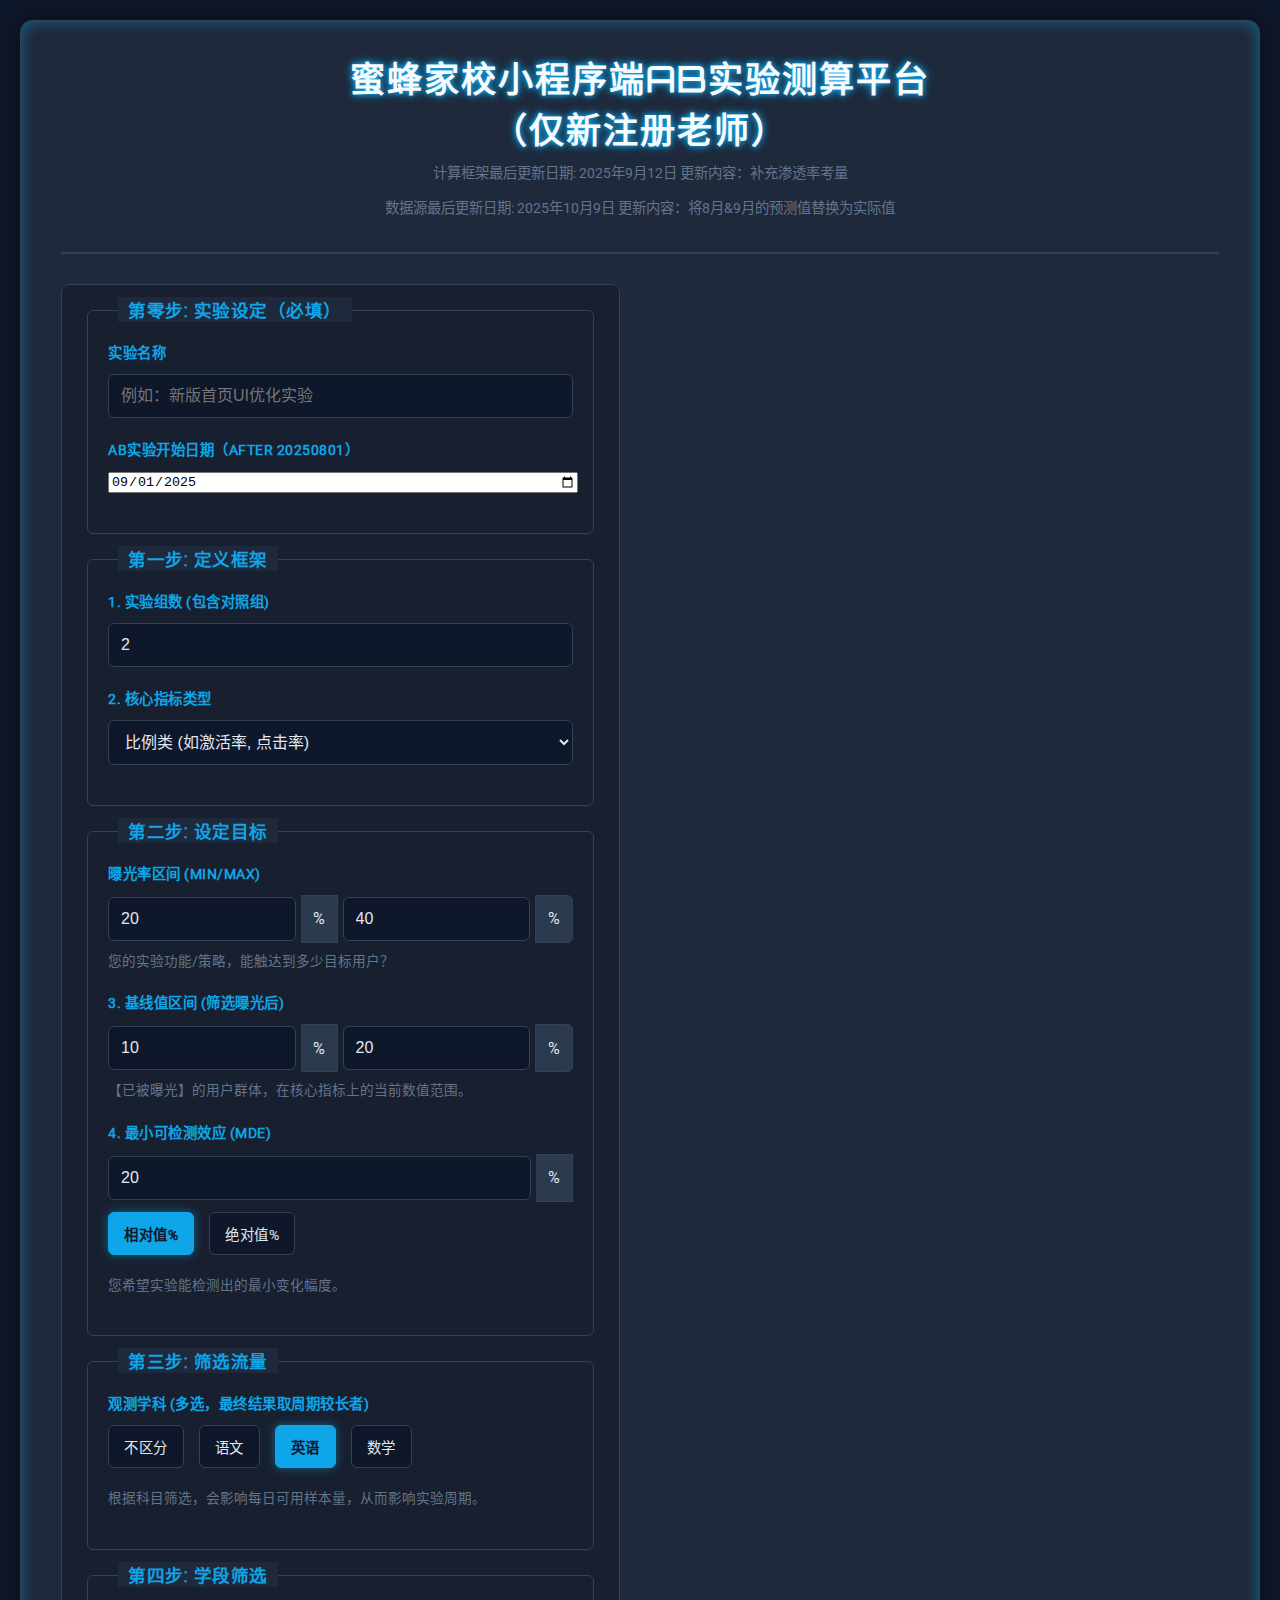
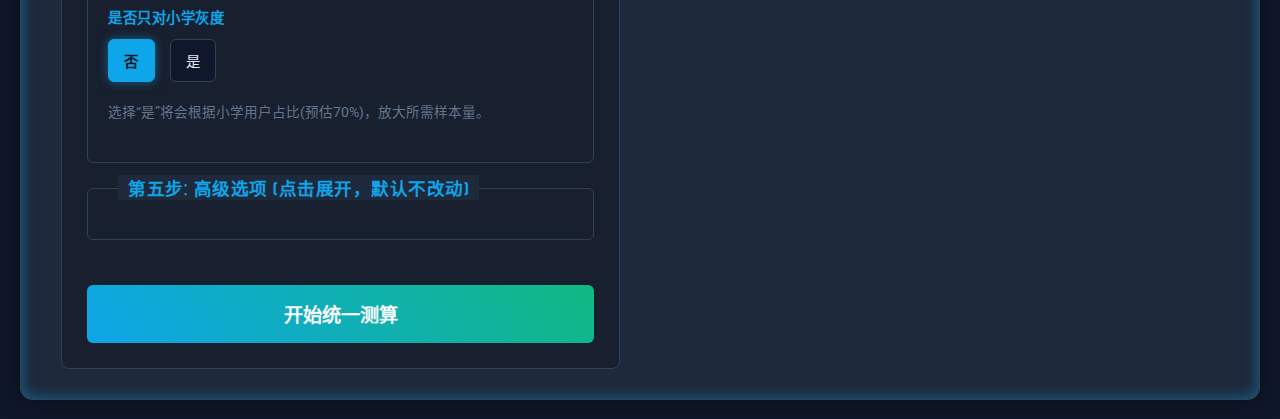
<file: index.html>
<!DOCTYPE html>
<html lang="zh-CN">
<head>
    <meta charset="UTF-8">
    <meta name="viewport" content="width=device-width, initial-scale=1.0">
    <title>蜜蜂家校小程序端AB实验统一测算平台</title>
    <style>
        /* @import url('https://fonts.googleapis.com/css2?family=Orbitron:wght@400;700&family=Roboto:wght@300;400;700&display=swap'); */
        /* Orbitron Regular (font-weight: 400) */
        @font-face {
        font-family: 'Orbitron';
        font-style: normal;
        font-weight: 400;
        src: local(''),
            url('./fonts/orbitron-v34-latin-regular.woff2') format('woff2'); /* */
        }

        /* Roboto Regular (font-weight: 400) */
        @font-face {
        font-family: 'Roboto';
        font-style: normal;
        font-weight: 400;
        src: local(''),
            url('./fonts/roboto-v48-latin-regular.woff2') format('woff2'); /* */
        }
        :root {
            --bg-color: #0f172a;
            --card-bg-color: #1e293b;
            --primary-color: #0ea5e9;
            --secondary-color: #64748b;
            --text-color: #e2e8f0;
            --title-color: #f8fafc;
            --accent-color: #10b981;
            --danger-color: #ef4444;
            --warning-color: #f59e0b;
            --border-color: #334155;
            --shadow-color: rgba(14, 165, 233, 0.5);
            --font-family-sans: 'Roboto', 'Helvetica Neue', Arial, sans-serif;
            --font-family-tech: 'Orbitron', sans-serif;
        }

        body {
            background-color: var(--bg-color);
            color: var(--text-color);
            font-family: var(--font-family-sans);
            display: flex;
            justify-content: center;
            align-items: flex-start;
            min-height: 100vh;
            margin: 0;
            padding: 20px;
            box-sizing: border-box;
            font-size: 16px;
        }

        .container {
            width: 100%;
            max-width: 1400px;
            background: var(--card-bg-color);
            border-radius: 12px;
            border: 1px solid var(--border-color);
            box-shadow: 0 0 25px rgba(0, 0, 0, 0.4), 0 0 15px var(--shadow-color) inset;
            padding: 30px 40px;
            overflow: hidden;
        }

        .header {
            text-align: center;
            margin-bottom: 30px;
            border-bottom: 2px solid var(--border-color);
            padding-bottom: 20px;
        }

        .header h1 {
            font-family: var(--font-family-tech);
            font-size: 2.2em;
            color: var(--title-color);
            letter-spacing: 2px;
            text-shadow: 0 0 5px var(--primary-color), 0 0 10px var(--primary-color);
            margin: 0;
        }

        .content-wrapper {
            display: grid;
            grid-template-columns: repeat(auto-fit, minmax(420px, 1fr));
            gap: 40px;
        }
        
        .card {
            background: rgba(0,0,0,0.2);
            padding: 25px;
            border-radius: 8px;
            border: 1px solid var(--border-color);
        }

        .input-group {
            margin-bottom: 20px;
        }
        
        .input-group.hidden { display: none; }

        .input-group label, .fieldset-legend {
            display: block;
            margin-bottom: 12px;
            color: var(--primary-color);
            font-weight: bold;
            font-size: 0.9em;
            text-transform: uppercase;
            letter-spacing: 0.5px;
        }

        .fieldset {
            border: 1px solid var(--border-color);
            border-radius: 6px;
            padding: 20px;
            padding-top: 30px;
            margin-bottom: 25px;
            position: relative;
        }

        .fieldset-legend {
            font-family: var(--font-family-tech);
            background: var(--card-bg-color);
            padding: 0 10px;
            margin-left: 10px;
            font-size: 1.1em;
            position: absolute;
            top: -14px;
        }
        
        summary::-webkit-details-marker,
        summary::marker {
            display: none;
        }

        .input-wrapper {
            display: flex;
            align-items: center;
            gap: 5px; /* Added gap for range inputs */
        }

        input[type="text"], input[type="number"], select {
            width: 100%;
            padding: 12px;
            background-color: var(--bg-color);
            border: 1px solid var(--border-color);
            border-radius: 6px;
            color: var(--text-color);
            font-size: 1em;
            box-sizing: border-box;
            transition: border-color 0.3s, box-shadow 0.3s;
        }

        .input-wrapper .input-append {
            padding: 12px;
            background-color: #2c3a4f;
            border: 1px solid var(--border-color);
            border-left: none;
            border-radius: 0 6px 6px 0;
            white-space: nowrap;
            height: 48px; /* Match input height */
            box-sizing: border-box;
            display: flex;
            align-items: center;
        }

        .input-wrapper input + .input-append {
            border-left: 1px solid var(--border-color); /* Add border back for second input */
        }
        
        .input-wrapper input:first-child + .input-append {
            border-radius: 0;
            border-left: none;
        }


        input[type="text"]:focus, input[type="number"]:focus, select:focus {
            outline: none;
            border-color: var(--primary-color);
            box-shadow: 0 0 8px var(--shadow-color);
        }

        .radio-group, .checkbox-group {
            display: flex;
            flex-wrap: wrap;
            gap: 15px;
            margin-top: 10px;
        }

        .radio-group label, .checkbox-group label {
            display: flex;
            align-items: center;
            background-color: var(--bg-color);
            padding: 10px 15px;
            border-radius: 6px;
            border: 1px solid var(--border-color);
            cursor: pointer;
            transition: all 0.3s ease;
            color: var(--text-color);
            font-weight: normal;
        }

        .radio-group input[type="radio"], .checkbox-group input[type="checkbox"] {
            display: none;
        }
        
        .checkbox-group input[type="checkbox"]:checked + label,
        .radio-group input[type="radio"]:checked + label {
            background-color: var(--primary-color);
            color: var(--bg-color);
            font-weight: bold;
            border-color: var(--primary-color);
            box-shadow: 0 0 10px var(--shadow-color);
        }
        
        .description {
            font-size: 0.85em;
            color: var(--secondary-color);
            margin-top: 8px;
            line-height: 1.5;
        }

        button {
            width: 100%;
            padding: 15px;
            background: linear-gradient(45deg, var(--primary-color), var(--accent-color));
            border: none;
            border-radius: 6px;
            color: var(--title-color);
            font-size: 1.2em;
            font-weight: bold;
            cursor: pointer;
            transition: transform 0.2s, box-shadow 0.3s;
            margin-top: 20px;
            font-family: var(--font-family-tech);
        }

        button:hover {
            transform: translateY(-2px);
            box-shadow: 0 5px 15px var(--shadow-color);
        }
        
        .right-panel {
            display: flex;
            flex-direction: column;
            gap: 30px;
        }

        .output-card {
            display: none;
            background: radial-gradient(circle, rgba(14, 165, 233, 0.1) 0%, rgba(15, 23, 42, 0) 70%);
        }
        
        .output-card h2, .details-panel h3 {
            color: var(--accent-color);
            text-align: center;
            margin-top: 0;
            margin-bottom: 25px;
            font-family: var(--font-family-tech);
        }
        
        .output-grid {
            display: grid;
            grid-template-columns: 1fr 1fr;
            gap: 15px;
        }

        .output-item {
            background-color: var(--bg-color);
            padding: 15px;
            border-radius: 6px;
            border-left: 4px solid var(--primary-color);
        }
        .output-item.full-width { grid-column: 1 / -1; }

        .output-item-label {
            font-size: 0.8em;
            color: var(--secondary-color);
            text-transform: uppercase;
            margin-bottom: 5px;
        }

        .output-item-value {
            font-size: 1.4em;
            font-weight: bold;
            color: var(--text-color);
        }
        
        .error-message {
            color: var(--danger-color);
            background-color: rgba(239, 68, 68, 0.1);
            border-left: 4px solid var(--danger-color);
            padding: 15px;
            border-radius: 6px;
            text-align: center;
            margin-top: 15px;
            font-weight: bold;
            display: none;
        }
        
        .details-panel { display: none; height: fit-content; }

        .table-container {
            max-height: 500px;
            overflow-y: auto;
            border-radius: 6px;
            border: 1px solid var(--border-color);
        }
        
        .table-container::-webkit-scrollbar { width: 8px; }
        .table-container::-webkit-scrollbar-track { background: var(--bg-color); border-radius: 4px; }
        .table-container::-webkit-scrollbar-thumb { background-color: var(--primary-color); border-radius: 4px; border: 2px solid var(--bg-color); }

        table { width: 100%; border-collapse: collapse; }

        thead th {
            position: sticky;
            top: 0;
            background-color: #1a2436;
            padding: 12px;
            text-align: left;
            color: var(--primary-color);
            font-size: 0.9em;
            font-weight: bold;
        }

        tbody td {
            padding: 10px 12px;
            border-top: 1px solid var(--border-color);
            font-size: 0.95em;
        }

        tbody tr:hover { background-color: rgba(14, 165, 233, 0.1); }
        
        td:last-child { font-weight: bold; color: var(--accent-color); text-align: right; }
        td:nth-child(2), td:nth-child(3) { text-align: right; }
        th:last-child, th:nth-child(2), th:nth-child(3) { text-align: right; }
        
        #result_insights {
            margin-top: 20px;
            padding: 15px;
            background: var(--bg-color);
            border-radius: 6px;
            line-height: 1.6;
        }
        #result_insights .result-warning { color: var(--warning-color); font-weight: bold; }
        
    </style>
</head>
<body>

    <div class="container">
        <div class="header">
            <h1>蜜蜂家校小程序端AB实验测算平台</h1>
            <h1>（仅新注册老师）</h1>
            <p style="font-size: 0.9em; color: var(--secondary-color); margin-top: 8px;">计算框架最后更新日期: 2025年9月12日 更新内容：补充渗透率考量</p>
            <p style="font-size: 0.9em; color: var(--secondary-color); margin-top: 8px;">数据源最后更新日期: 2025年10月9日 更新内容：将8月&9月的预测值替换为实际值</p>
        </div>

        <div class="content-wrapper">
            <div class="left-panel">
                <div class="card input-card">
                    
                    <div class="fieldset">
                        <div class="fieldset-legend">第零步: 实验设定（必填）</div>
                        <div class="input-group">
                            <label for="expName">实验名称</label>
                            <input type="text" id="expName" placeholder="例如：新版首页UI优化实验" >
                        </div>
                        <div class="input-group">
                           <label for="startDate">AB实验开始日期（after 20250801）</label>
                           <input type="date" id="startDate" value="2025-09-01" style="width: 100%;">
                        </div>
                    </div>

                    <div class="fieldset">
                        <div class="fieldset-legend">第一步: 定义框架</div>
                         <div class="input-group">
                            <label for="num_variations">1. 实验组数 (包含对照组)</label>
                            <input type="number" id="num_variations" value="2" min="2">
                        </div>
                        <div class="input-group">
                            <label for="metric_type">2. 核心指标类型</label>
                            <select id="metric_type">
                                <option value="proportion" selected>比例类 (如激活率, 点击率)</option>
                                <option value="mean">均值类 (如人均时长, 人均次数)</option>
                            </select>
                        </div>
                    </div>

                    <div class="fieldset">
                        <div class="fieldset-legend">第二步: 设定目标</div>
                        <div class="input-group">
                            <label for="exposure_rate_min">曝光率区间 (Min/Max)</label>
                            <div class="input-wrapper">
                                <input type="number" id="exposure_rate_min" value="20" min="1" max="100">
                                <span class="input-append">%</span>
                                <input type="number" id="exposure_rate_max" value="40" min="1" max="100">
                                <span class="input-append">%</span>
                            </div>
                            <p class="description">您的实验功能/策略，能触达到多少目标用户？</p>
                        </div>
                        <div class="input-group">
                            <label for="baseline_rate_min" id="baseline_label">3. 基线值区间 (筛选曝光后)</label>
                            <div class="input-wrapper">
                                <input type="number" id="baseline_rate_min" value="10">
                                <span id="baseline_unit_min" class="input-append">%</span>
                                <input type="number" id="baseline_rate_max" value="20">
                                <span id="baseline_unit_max" class="input-append">%</span>
                            </div>
                            <p class="description">【已被曝光】的用户群体，在核心指标上的当前数值范围。</p>
                        </div>
                        <div class="input-group">
                            <label for="mde">4. 最小可检测效应 (MDE)</label>
                            <div class="input-wrapper">
                                <input type="number" id="mde" value="20">
                                <span id="mde_unit" class="input-append">%</span>
                            </div>
                            <div class="radio-group" id="mde_type_group">
                                <input type="radio" id="mde_relative" name="mde_type" value="relative" checked> 
                                <label for="mde_relative">相对值%</label>
                                <input type="radio" id="mde_absolute" name="mde_type" value="absolute">
                                <label for="mde_absolute">绝对值</label>
                            </div>
                            <p class="description" id="mde_desc">您希望实验能检测出的最小变化幅度。</p>
                        </div>
                    </div>

                    <div class="fieldset">
                        <div class="fieldset-legend">第三步: 筛选流量</div>
                        <div class="input-group">
                            <label>观测学科 (多选，最终结果取周期较长者)</label>
                            <div class="checkbox-group">
                                <input type="checkbox" id="sub_all" name="subject" value="all"> <label for="sub_all">不区分</label>
                                <input type="checkbox" id="sub_chinese" name="subject" value="chinese" > <label for="sub_chinese">语文</label>
                                <input type="checkbox" id="sub_english" name="subject" value="english"checked> <label for="sub_english">英语</label>
                                <input type="checkbox" id="sub_math" name="subject" value="math"> <label for="sub_math">数学</label>
                            </div>
                             <p class="description">根据科目筛选，会影响每日可用样本量，从而影响实验周期。</p>
                        </div>
                    </div>
                    
                    <div class="fieldset">
                        <div class="fieldset-legend">第四步: 学段筛选</div>
                        <div class="input-group">
                            <label>是否只对小学灰度</label>
                            <div class="radio-group">
                                <input type="radio" id="is_primary_no" name="is_primary" value="no" checked>
                                <label for="is_primary_no">否</label>
                                <input type="radio" id="is_primary_yes" name="is_primary" value="yes">
                                <label for="is_primary_yes">是</label>
                            </div>
                            <p class="description">选择“是”将会根据小学用户占比(预估70%)，放大所需样本量。</p>
                        </div>
                    </div>
                    
                    <details class="fieldset">
                        <summary class="fieldset-legend" style="cursor: pointer;">第五步: 高级选项 (点击展开，默认不改动)</summary>
                        <div class="input-group">
                            <label for="power">统计功效 (Power, %)</label>
                            <input type="number" id="power" value="80" min="1" max="99.9">
                        </div>
                        <div class="input-group">
                            <label for="alpha">显著性水平 (Significance Level α, %)</label>
                            <input type="number" id="alpha" value="5" min="0.1" max="99">
                        </div>
                         <div class="input-group" id="conservative_mode_group">
                            <label>启用保守计算模式</label>
                             <div class="radio-group">
                                 <input type="radio" id="conservative_no" name="conservative" value="no">
                                 <label for="conservative_no">否</label>
                                 <input type="radio" id="conservative_yes" name="conservative" value="yes" checked>
                                 <label for="conservative_yes">是</label>
                             </div>
                            <p class="description" id="conservative_desc">
                                采用更严谨的校正方法或稳健方差估计，所需样本量会更高。
                            </p>
                        </div>
                    </details>
                    
                    <button id="calculateBtn">开始统一测算</button>
                    <div id="errorMessage" class="error-message"></div>
                </div>
            </div>

            <div class="right-panel">
                 <div class="card output-card" id="outputCard">
                    <h2>核心结论</h2>
                    <div class="output-grid">
                        <div class="output-item full-width">
                            <div class="output-item-label">实验名称</div>
                            <div class="output-item-value" id="outputExpName"></div>
                        </div>
                        <div class="output-item">
                            <div class="output-item-label">每组所需最小样本 (均值)</div>
                            <div class="output-item-value" id="outputSamplePerGroup"></div>
                        </div>
                        <div class="output-item">
                            <div class="output-item-label">实验所需总样本 (均值)</div>
                            <div class="output-item-value" id="outputTotalSample"></div>
                        </div>
                        <div class="output-item">
                            <div class="output-item-label">预计实验结束日期</div>
                            <div class="output-item-value" id="outputEndDate"></div>
                        </div>
                        <div class="output-item">
                            <div class="output-item-label">预估平均天数</div>
                            <div class="output-item-value" id="outputAvgDuration"></div>
                        </div>
                        <div class="output-item">
                            <div class="output-item-label">共需实验天数 (70%概率区间)</div>
                            <div class="output-item-value" id="outputDuration"></div>
                        </div>
                        <div class="output-item full-width">
                            <div class="output-item-label">建议检验方法</div>
                            <div class="output-item-value" id="outputTestMethod"></div>
                        </div>
                    </div>
                    <div id="result_insights"></div>
                </div>

                <div class="card details-panel" id="detailsPanel">
                    <h3>排期计算明细 (基于样本量均值)</h3>
                    <div class="table-container">
                        <table>
                            <thead>
                                <tr>
                                    <th>日期</th>
                                    <th>当日新增</th>
                                    <th>累计样本</th>
                                    <th>累计进度</th>
                                </tr>
                            </thead>
                            <tbody id="detailsTableBody">
                            </tbody>
                        </table>
                    </div>
                </div>
            </div>
        </div>
    </div>

    <script>
        const dailyData = {'2025-08-01': {'math': 75, 'chinese': 66, 'english': 116, 'other': 36, 'total': 293}, '2025-08-02': {'math': 107, 'chinese': 81, 'english': 63, 'other': 31, 'total': 282}, '2025-08-03': {'math': 101, 'chinese': 108, 'english': 89, 'other': 32, 'total': 330}, '2025-08-04': {'math': 90, 'chinese': 69, 'english': 100, 'other': 36, 'total': 295}, '2025-08-05': {'math': 65, 'chinese': 62, 'english': 73, 'other': 34, 'total': 234}, '2025-08-06': {'math': 73, 'chinese': 81, 'english': 86, 'other': 40, 'total': 280}, '2025-08-07': {'math': 97, 'chinese': 139, 'english': 104, 'other': 43, 'total': 383}, '2025-08-08': {'math': 64, 'chinese': 108, 'english': 114, 'other': 31, 'total': 317}, '2025-08-09': {'math': 35, 'chinese': 66, 'english': 61, 'other': 10, 'total': 172}, '2025-08-10': {'math': 31, 'chinese': 52, 'english': 58, 'other': 20, 'total': 161}, '2025-08-11': {'math': 49, 'chinese': 55, 'english': 81, 'other': 32, 'total': 217}, '2025-08-12': {'math': 40, 'chinese': 61, 'english': 63, 'other': 43, 'total': 207}, '2025-08-13': {'math': 47, 'chinese': 40, 'english': 49, 'other': 41, 'total': 177}, '2025-08-14': {'math': 54, 'chinese': 94, 'english': 76, 'other': 37, 'total': 261}, '2025-08-15': {'math': 53, 'chinese': 142, 'english': 66, 'other': 42, 'total': 303}, '2025-08-16': {'math': 33, 'chinese': 127, 'english': 64, 'other': 30, 'total': 254}, '2025-08-17': {'math': 58, 'chinese': 67, 'english': 102, 'other': 41, 'total': 268}, '2025-08-18': {'math': 46, 'chinese': 104, 'english': 147, 'other': 27, 'total': 324}, '2025-08-19': {'math': 109, 'chinese': 192, 'english': 90, 'other': 40, 'total': 431}, '2025-08-20': {'math': 267, 'chinese': 131, 'english': 86, 'other': 44, 'total': 528}, '2025-08-21': {'math': 191, 'chinese': 394, 'english': 174, 'other': 63, 'total': 822}, '2025-08-22': {'math': 107, 'chinese': 108, 'english': 96, 'other': 39, 'total': 350}, '2025-08-23': {'math': 96, 'chinese': 117, 'english': 190, 'other': 43, 'total': 446}, '2025-08-24': {'math': 113, 'chinese': 158, 'english': 146, 'other': 64, 'total': 481}, '2025-08-25': {'math': 193, 'chinese': 276, 'english': 244, 'other': 108, 'total': 821}, '2025-08-26': {'math': 255, 'chinese': 408, 'english': 291, 'other': 116, 'total': 1070}, '2025-08-27': {'math': 414, 'chinese': 624, 'english': 379, 'other': 288, 'total': 1705}, '2025-08-28': {'math': 285, 'chinese': 1011, 'english': 382, 'other': 168, 'total': 1846}, '2025-08-29': {'math': 548, 'chinese': 1142, 'english': 3007, 'other': 399, 'total': 5096}, '2025-08-30': {'math': 651, 'chinese': 920, 'english': 942, 'other': 305, 'total': 2818}, '2025-08-31': {'math': 631, 'chinese': 859, 'english': 891, 'other': 296, 'total': 2677}, '2025-09-01': {'math': 1705, 'chinese': 2698, 'english': 2671, 'other': 736, 'total': 7810}, '2025-09-02': {'math': 1192, 'chinese': 1821, 'english': 2105, 'other': 590, 'total': 5708}, '2025-09-03': {'math': 758, 'chinese': 1121, 'english': 1414, 'other': 357, 'total': 3650}, '2025-09-04': {'math': 1617, 'chinese': 3909, 'english': 2065, 'other': 1067, 'total': 8658}, '2025-09-05': {'math': 975, 'chinese': 1553, 'english': 1780, 'other': 579, 'total': 4887}, '2025-09-06': {'math': 683, 'chinese': 989, 'english': 1361, 'other': 434, 'total': 3467}, '2025-09-07': {'math': 577, 'chinese': 808, 'english': 1295, 'other': 343, 'total': 3023}, '2025-09-08': {'math': 668, 'chinese': 1306, 'english': 2042, 'other': 299, 'total': 4315}, '2025-09-09': {'math': 858, 'chinese': 2563, 'english': 1774, 'other': 319, 'total': 5514}, '2025-09-10': {'math': 556, 'chinese': 1388, 'english': 1384, 'other': 262, 'total': 3590}, '2025-09-11': {'math': 721, 'chinese': 1410, 'english': 1750, 'other': 350, 'total': 4231}, '2025-09-12': {'math': 813, 'chinese': 1542, 'english': 1712, 'other': 376, 'total': 4443}, '2025-09-13': {'math': 599, 'chinese': 922, 'english': 1636, 'other': 249, 'total': 3406}, '2025-09-14': {'math': 521, 'chinese': 767, 'english': 1078, 'other': 224, 'total': 2590}, '2025-09-15': {'math': 647, 'chinese': 1230, 'english': 1731, 'other': 262, 'total': 3870}, '2025-09-16': {'math': 706, 'chinese': 2201, 'english': 1614, 'other': 330, 'total': 4851}, '2025-09-17': {'math': 675, 'chinese': 1380, 'english': 2261, 'other': 342, 'total': 4658}, '2025-09-18': {'math': 519, 'chinese': 1439, 'english': 1655, 'other': 270, 'total': 3883}, '2025-09-19': {'math': 495, 'chinese': 1482, 'english': 1341, 'other': 235, 'total': 3553}, '2025-09-20': {'math': 360, 'chinese': 688, 'english': 1045, 'other': 187, 'total': 2280}, '2025-09-21': {'math': 904, 'chinese': 1590, 'english': 1222, 'other': 353, 'total': 4069}, '2025-09-22': {'math': 695, 'chinese': 1141, 'english': 3735, 'other': 278, 'total': 5849}, '2025-09-23': {'math': 815, 'chinese': 2709, 'english': 2002, 'other': 398, 'total': 5924}, '2025-09-24': {'math': 647, 'chinese': 1560, 'english': 1684, 'other': 420, 'total': 4311}, '2025-09-25': {'math': 527, 'chinese': 1438, 'english': 1692, 'other': 357, 'total': 4014}, '2025-09-26': {'math': 731, 'chinese': 1385, 'english': 1629, 'other': 467, 'total': 4212}, '2025-09-27': {'math': 345, 'chinese': 695, 'english': 938, 'other': 220, 'total': 2198}, '2025-09-28': {'math': 1091, 'chinese': 1281, 'english': 1452, 'other': 500, 'total': 4324}, '2025-09-29': {'math': 622, 'chinese': 2117, 'english': 1101, 'other': 589, 'total': 4429}, '2025-09-30': {'math': 622, 'chinese': 1342, 'english': 1157, 'other': 597, 'total': 3121}};

        // --- UIElement References ---
        const calculateBtn = document.getElementById('calculateBtn');
        const errorMessage = document.getElementById('errorMessage');
        const outputCard = document.getElementById('outputCard');
        const detailsPanel = document.getElementById('detailsPanel');
        const detailsTableBody = document.getElementById('detailsTableBody');

        // --- Statistical Helper Functions ---
        function inv_normal_cdf(p) {
            if (p <= 0 || p >= 1) return NaN;
            if (p < 0.5) return -inv_normal_cdf(1 - p);
            const a1=-39.69683028665376,a2=220.9460984245205,a3=-275.9285104469687,
                  a4=138.357751867269,a5=-30.66479806614716,a6=2.506628277459239;
            const b1=-54.47609879822406,b2=161.5858368580409,b3=-155.6989798598866,
                  b4=66.80131188771972,b5=-13.28068155288572;
            let q = p - 0.5; let r = q * q;
            let num = (((((a1*r+a2)*r+a3)*r+a4)*r+a5)*r+a6)*q;
            let den = (((((b1*r+b2)*r+b3)*r+b4)*r+b5)*r+1);
            return num / den;
        }

        function inv_t_cdf(p, df) {
            if (p <= 0 || p >= 1 || df <= 0) return NaN;
            const t = inv_normal_cdf(p);
            if (df === Infinity) return t;
            let g1 = (t**3 + t) / 4;
            let g2 = (5*t**5 + 16*t**3 + 3*t) / 96;
            let g3 = (3*t**7 + 19*t**5 + 17*t**3 - 15*t) / 384;
            let g4 = (79*t**9 + 776*t**7 + 1482*t**5 - 1920*t**3 - 945*t) / 92160;
            return t + (g1 / df) + (g2 / df**2) + (g3 / df**3) + (g4 / df**4);
        }
        
        function calculateYatesCorrectedSampleSize(z_alpha, z_beta, p1, p2, maxIterations = 100, tolerance = 0.1) {
            const effectSizeAbs = Math.abs(p2 - p1);
            const var1 = p1 * (1 - p1);
            const var2 = p2 * (1 - p2);
            let n = ((z_alpha * Math.sqrt(2 * ((var1 + var2) / 2))) + (z_beta * Math.sqrt(var1 + var2)))**2 / (effectSizeAbs**2);
            for (let i = 0; i < maxIterations; i++) {
                const yatesEffectSize = effectSizeAbs - 1 / (2 * n);
                if (yatesEffectSize <= 0) return n * 2;
                const newN = ((z_alpha * Math.sqrt(2 * ((var1 + var2) / 2))) + (z_beta * Math.sqrt(var1 + var2)))**2 / (yatesEffectSize**2);
                if (Math.abs(newN - n) < tolerance) return newN;
                n = newN;
            }
            return n;
        }
        
        function calculateWelchANOVASampleSize(z_alpha, z_beta, m1, m2, stdDev, stdDevRatio, numGroups) {
            const welchFactor = 1 + (stdDevRatio**2 - 1) / numGroups;
            const effectSize = Math.abs(m2 - m1);
            const n0 = 2 * (stdDev**2) * ((z_alpha + z_beta)**2) / (effectSize**2);
            return n0 * welchFactor;
        }
        
        function calculateSampleSize(params) {
            const { numVariations, power, alpha, metricType, isConservative, stdDevRatio, baselineRateValue, mdeValue, mdeType, stdDevValue } = params;

            const z_alpha_base = inv_normal_cdf(1 - alpha / 2);
            const z_beta = inv_normal_cdf(power);
            
            let samplePerGroup = 0;
            let testMethod = "";

            if (numVariations === 2) {
                if (metricType === 'proportion') {
                    testMethod = "双比例Z检验 (Z-test)";
                    const p1 = baselineRateValue;
                    const effectSizeAbs = mdeType === 'relative' ? p1 * mdeValue : mdeValue;
                    const p2 = p1 + effectSizeAbs;
                    if (p1 < 0 || p1 > 1 || p2 < 0 || p2 > 1 || effectSizeAbs === 0) return { error: "..." };
                    const var1 = p1 * (1 - p1); const var2 = p2 * (1 - p2);
                    if (isConservative) {
                        samplePerGroup = calculateYatesCorrectedSampleSize(z_alpha_base, z_beta, p1, p2);
                    } else {
                        samplePerGroup = ((z_alpha_base * Math.sqrt(2 * ((var1 + var2) / 2))) + (z_beta * Math.sqrt(var1 + var2)))**2 / (effectSizeAbs**2);
                    }
                } else { // Mean type
                    testMethod = "双样本t检验 (t-test)";
                    const stdDev = stdDevValue; const mde = mdeValue;
                    const n0 = 2 * (stdDev**2) * ((z_alpha_base + z_beta)**2) / (mde**2);
                    const df = 2 * n0 - 2;
                    const t_alpha = inv_t_cdf(1 - alpha / 2, df);
                    const t_beta = inv_t_cdf(power, df);
                    if (isConservative) {
                        samplePerGroup = 2 * (stdDev**2) * ((t_alpha + t_beta)**2) / (mde**2) * 1.15;
                    } else {
                        samplePerGroup = 2 * (stdDev**2) * ((t_alpha + t_beta)**2) / (mde**2);
                    }
                }
            } else { // ANOVA for multiple groups
                const numComparisons = numVariations - 1;
                const bonferroni_alpha = alpha / numComparisons;
                const z_alpha_corrected = inv_normal_cdf(1 - bonferroni_alpha / 2);
                if (metricType === 'proportion') {
                     const p1 = baselineRateValue;
                     const effectSizeAbs = mdeType === 'relative' ? p1 * mdeValue : mdeValue;
                     const p2 = p1 + effectSizeAbs;
                     if (p1 < 0 || p1 > 1 || p2 < 0 || p2 > 1 || effectSizeAbs === 0) return { error: "..." };
                     const varianceHomogeneity = Math.abs(p1 - p2) <= 0.15;
                     if (!varianceHomogeneity) { testMethod = "Welch ANOVA (方差不齐)"; } 
                     else { testMethod = "方差分析 (ANOVA) - 近似计算"; }
                     if (isConservative) {
                        const y1 = Math.asin(Math.sqrt(p1)); const y2 = Math.asin(Math.sqrt(p2));
                        const effectSizeTransformed = Math.abs(y2 - y1);
                        const stdDevTransformed = 0.5;
                        const n0_trans = 2 * (stdDevTransformed**2) * ((z_alpha_corrected + z_beta)**2) / (effectSizeTransformed**2);
                        const df_trans = 2 * n0_trans - 2;
                        const t_alpha_trans = inv_t_cdf(1 - bonferroni_alpha / 2, df_trans);
                        const t_beta_trans = inv_t_cdf(power, df_trans);
                        samplePerGroup = 2 * (stdDevTransformed**2) * ((t_alpha_trans + t_beta_trans)**2) / (effectSizeTransformed**2);
                     } else {
                        const var1 = p1 * (1 - p1); const var2 = p2 * (1 - p2);
                        if (!varianceHomogeneity) {
                            samplePerGroup = calculateWelchANOVASampleSize(z_alpha_corrected, z_beta, p1, p2, Math.sqrt(var1), stdDevRatio, numVariations);
                        } else {
                            samplePerGroup = ((z_alpha_corrected * Math.sqrt(2 * ((var1 + var2) / 2))) + (z_beta * Math.sqrt(var1 + var2)))**2 / (effectSizeAbs**2);
                        }
                     }
                } else { // Mean type
                     const stdDev = stdDevValue; const mde = mdeValue;
                     const n0 = 2 * (stdDev**2) * ((z_alpha_corrected + z_beta)**2) / (mde**2);
                     const df = 2 * n0 - 2;
                     const t_alpha_corrected = inv_t_cdf(1 - bonferroni_alpha / 2, df);
                     const t_beta = inv_t_cdf(power, df);
                     const varianceHomogeneity = stdDevRatio <= 1.5;
                     if (!varianceHomogeneity) {
                        testMethod = "Welch ANOVA (方差不齐)";
                        samplePerGroup = calculateWelchANOVASampleSize(z_alpha_corrected, z_beta, 0, mde, stdDev, stdDevRatio, numVariations);
                     } else {
                        testMethod = "方差分析 (ANOVA) - 近似计算";
                        if (isConservative) {
                            samplePerGroup = 2 * (stdDev**2) * ((t_alpha_corrected + t_beta)**2) / (mde**2) * 1.2;
                        } else {
                            samplePerGroup = 2 * (stdDev**2) * ((t_alpha_corrected + t_beta)**2) / (mde**2);
                        }
                     }
                }
            }
            samplePerGroup = Math.ceil(samplePerGroup);
            const totalSample = samplePerGroup * numVariations;
            return { samplePerGroup, totalSample, testMethod };
        }

        function calculateScheduleForTarget(targetSample, config) {
            const { exposureRateValue, selectedSubjects, startDateStr } = config;
            const startDate = new Date(startDateStr);
            let resultsBySubject = [];
            let allCalcsPossible = true;

            for (const subject of selectedSubjects) {
                let accumulatedUsers = 0;
                let days = 0;
                let currentDate = new Date(startDate);
                let endDate = null;
                let dailyBreakdown = [];

                while (accumulatedUsers < targetSample) {
                    const dateKey = currentDate.toISOString().split('T')[0];
                    const dayData = dailyData[dateKey];
                    if (!dayData) { endDate = null; break; }

                    let dailyIncrease = 0;
                    switch (subject) {
                        case 'all': dailyIncrease = dayData.total; break;
                        case 'chinese': dailyIncrease = dayData.chinese; break;
                        case 'english': dailyIncrease = dayData.english; break;
                        case 'math': dailyIncrease = dayData.math; break;
                    }
                    
                    accumulatedUsers += dailyIncrease * (exposureRateValue / 100);
                    days++;

                    dailyBreakdown.push({
                        date: dateKey,
                        increase: dailyIncrease * (exposureRateValue / 100),
                        cumulative: accumulatedUsers,
                        progress: (accumulatedUsers / targetSample * 100)
                    });
                    
                    if (accumulatedUsers >= targetSample) {
                        endDate = new Date(currentDate);
                        break;
                    }
                    currentDate.setDate(currentDate.getDate() + 1);
                }
                
                if (endDate) {
                    resultsBySubject.push({ subject, days, endDate, dailyBreakdown });
                } else {
                    allCalcsPossible = false;
                }
            }
            
            if (resultsBySubject.length > 0 && allCalcsPossible) {
                return resultsBySubject.reduce((max, current) => (current.days > max.days) ? current : max, resultsBySubject[0]);
            } else {
                return { error: `无法为学科 ${selectedSubjects.join(', ')} 攒够样本` };
            }
        }
        
        function runSingleCalculation(config) {
            const { baselineRateValue, ...staticConfig } = config;
            
            const mdeType = document.querySelector('input[name="mde_type"]:checked').value;
            const sampleSizeParams = {
                ...staticConfig,
                baselineRateValue: staticConfig.metricType === 'proportion' ? baselineRateValue / 100 : baselineRateValue,
                mdeValue: staticConfig.metricType === 'proportion' ? staticConfig.mdeValue / 100 : staticConfig.mdeValue,
                mdeType
            };
            const sampleSizeResult = calculateSampleSize(sampleSizeParams);
            if (sampleSizeResult.error || !isFinite(sampleSizeResult.totalSample) || sampleSizeResult.totalSample <= 0) {
                return { error: "无法计算样本量" };
            }
            
            let { totalSample, testMethod } = sampleSizeResult;

            let sampleAfterPrimaryFilter = totalSample;
            if (staticConfig.isPrimaryOnly) {
                sampleAfterPrimaryFilter = Math.ceil(totalSample / 0.70);
            }
            const finalSample = sampleAfterPrimaryFilter;

            const scheduleResult = calculateScheduleForTarget(finalSample, config);
            if(scheduleResult.error) return { error: scheduleResult.error };

            return { ...scheduleResult, finalSample, testMethod };
        }

        calculateBtn.addEventListener('click', () => {
            errorMessage.style.display = 'none';
            outputCard.style.display = 'none';
            detailsPanel.style.display = 'none';
            detailsTableBody.innerHTML = '';
            
            const getNumericInput = (id) => parseFloat(document.getElementById(id).value);
            
            const expName = document.getElementById('expName').value;
            const startDateStr = document.getElementById('startDate').value;
            if (!expName || !startDateStr) {
                errorMessage.textContent = '错误：实验名称和开始日期为必填项。';
                errorMessage.style.display = 'block';
                return;
            }

            const baselineMin = getNumericInput('baseline_rate_min');
            const baselineMax = getNumericInput('baseline_rate_max');
            const exposureMin = getNumericInput('exposure_rate_min');
            const exposureMax = getNumericInput('exposure_rate_max');

            if (isNaN(baselineMin) || isNaN(baselineMax) || isNaN(exposureMin) || isNaN(exposureMax) || baselineMin > baselineMax || exposureMin > exposureMax) {
                errorMessage.textContent = '错误：请输入有效的基线值和曝光率区间 (最小值需小于等于最大值)。';
                errorMessage.style.display = 'block';
                return;
            }

            const staticConfig = {
                numVariations: getNumericInput('num_variations'),
                power: getNumericInput('power') / 100,
                alpha: getNumericInput('alpha') / 100,
                metricType: document.getElementById('metric_type').value,
                isConservative: document.querySelector('input[name="conservative"]:checked').value === 'yes',
                stdDevRatio: 1, // 固定为理想值1
                stdDevValue: (baselineMin + baselineMax) / 2, // 根据基线均值估算
                mdeValue: getNumericInput('mde'),
                isPrimaryOnly: document.querySelector('input[name="is_primary"]:checked').value === 'yes',
                selectedSubjects: Array.from(document.querySelectorAll('input[name="subject"]:checked')).map(cb => cb.value),
                startDateStr: startDateStr
            };
            
            if (staticConfig.selectedSubjects.length === 0) {
                 errorMessage.textContent = '错误：请至少选择一个观测学科。';
                 errorMessage.style.display = 'block';
                 return;
            }

            // --- Run Monte Carlo Simulation ---
            const simulations = 10000;
            let simulationResults = []; // Store {days, finalSample}

            for (let i = 0; i < simulations; i++) {
                const randomBaseline = baselineMin + Math.random() * (baselineMax - baselineMin);
                const randomExposure = exposureMin + Math.random() * (exposureMax - exposureMin);
                const singleRunResult = runSingleCalculation({
                    ...staticConfig,
                    baselineRateValue: randomBaseline,
                    exposureRateValue: randomExposure
                });

                if (!singleRunResult.error) {
                    simulationResults.push({ 
                        days: singleRunResult.days, 
                        finalSample: singleRunResult.finalSample,
                        testMethod: singleRunResult.testMethod
                    });
                }
            }

            if (simulationResults.length < simulations * 0.5) {
                errorMessage.innerHTML = `计算失败：在超过50%的模拟场景下，无法在 2025-09-30 前攒够所需样本量。<br>请检查输入范围，特别是基线值和MDE是否过低。`;
                errorMessage.style.display = 'block';
                return;
            }

            // --- Analyze simulation results ---
            simulationResults.sort((a, b) => a.days - b.days);

            // 1. 定义70%概率区间 (截去头部20%和尾部10%)
            const lowerBoundIndex = Math.floor(simulationResults.length * 0.20);
            const upperBoundIndex = Math.floor(simulationResults.length * 0.90);
            const minDays = simulationResults[lowerBoundIndex].days;
            const maxDays = simulationResults[upperBoundIndex].days;
            const testMethod = simulationResults[0].testMethod; // Test method is consistent across runs

            // 2. 在此70%区间内，计算样本量的均值
            const filteredResults = simulationResults.slice(lowerBoundIndex, upperBoundIndex + 1);
            const sumOfSamples = filteredResults.reduce((total, current) => total + current.finalSample, 0);
            const avgFilteredSample = Math.round(sumOfSamples / filteredResults.length);

            // 3. 基于样本量均值，反推平均天数和逐日明细
            const avgConfig = {
                ...staticConfig,
                exposureRateValue: (exposureMin + exposureMax) / 2
            };
            const avgRunResult = calculateScheduleForTarget(avgFilteredSample, avgConfig);
            
            if(avgRunResult.error){
                 errorMessage.innerHTML = `无法生成代表性排期，请检查输入。`;
                 errorMessage.style.display = 'block';
                 return;
            }
            const avgDays = avgRunResult.days;
            
            // --- Display results ---
            const startDate = new Date(startDateStr);
            const minEndDate = new Date(startDate);
            minEndDate.setDate(startDate.getDate() + minDays - 1);
            const maxEndDate = new Date(startDate);
            maxEndDate.setDate(startDate.getDate() + maxDays - 1);
            
            document.getElementById('outputExpName').textContent = expName;
            document.getElementById('outputSamplePerGroup').textContent = Math.round(avgFilteredSample / staticConfig.numVariations).toLocaleString();
            document.getElementById('outputTotalSample').textContent = avgFilteredSample.toLocaleString();
            document.getElementById('outputEndDate').textContent = `${minEndDate.toLocaleDateString('zh-CN')} ~ ${maxEndDate.toLocaleDateString('zh-CN')}`;
            document.getElementById('outputAvgDuration').textContent = `${avgDays} 天`;
            document.getElementById('outputDuration').textContent = `${minDays} ~ ${maxDays} 天`;
            document.getElementById('outputTestMethod').textContent = testMethod;

            let insights = [];
            insights.push(`<b>区间预测说明</b>: 基于10000次模拟，实验所需总样本量的均值为 <b>${avgFilteredSample.toLocaleString()}</b> (在70%概率区间内计算)，由此推算预估平均耗时为 <b>${avgDays} 天</b>。`);
            insights.push(`排除掉20%的过快情况和10%的过慢情况后，实验周期有70%的概率落在 <b>${minDays} ~ ${maxDays} 天</b> 之间。`);

            if (maxDays > 60) {
                 insights.push(`<span class="result-warning">周期过长警告：预估周期上限超过60天风险极高，强烈建议调整实验设计（如放宽MDE或扩大流量）。</span>`);
            } else {
                 insights.push('实验时长在合理范围内，可按此规划排期。');
            }
            if (staticConfig.isPrimaryOnly) {
                insights.push(`<b>小学灰度说明</b>: 已根据小学用户占比(70%)修正所需总样本量。`);
            }
            
            document.getElementById('result_insights').innerHTML = insights.join('<hr style="border-color: var(--border-color); margin: 10px 0;">');
            outputCard.style.display = 'block';

            avgRunResult.dailyBreakdown.forEach(day => {
                const row = document.createElement('tr');
                const progressPercent = Math.min(day.progress, 100).toFixed(2);
                row.innerHTML = `
                    <td>${day.date}</td>
                    <td>${Math.round(day.increase).toLocaleString()}</td>
                    <td>${Math.round(day.cumulative).toLocaleString()}</td>
                    <td>${progressPercent}%</td>
                `;
                detailsTableBody.appendChild(row);
            });
            detailsPanel.style.display = 'block';
        });

        // --- UI Update Handlers ---
        function setupEventListeners() {
            const allInputs = document.querySelectorAll('input, select');
            allInputs.forEach(input => {
                input.addEventListener('change', handleUiChanges);
            });
        }
        
        function handleUiChanges() {
            const metricType = document.getElementById('metric_type').value;
            const isProportion = metricType === 'proportion';
            
            document.getElementById('mde_type_group').classList.toggle('hidden', !isProportion);
            
            const baselineLabel = document.getElementById('baseline_label');
            const baselineUnitMin = document.getElementById('baseline_unit_min');
            const baselineUnitMax = document.getElementById('baseline_unit_max');
            const mdeUnit = document.getElementById('mde_unit');
            const mdeTypeRadios = document.querySelectorAll('input[name="mde_type"]');

            if (isProportion) {
                baselineLabel.textContent = "3. 基线值区间 (筛选曝光后)";
                baselineUnitMin.textContent = "%";
                baselineUnitMax.textContent = "%";
                mdeUnit.textContent = "%";
                document.getElementById('mde_absolute').nextElementSibling.textContent = '绝对值%';
                mdeTypeRadios.forEach(r => r.disabled = false);
            } else {
                baselineLabel.textContent = "3. 基线值区间 (如: 人均时长)";
                baselineUnitMin.textContent = "值";
                baselineUnitMax.textContent = "值";
                mdeUnit.textContent = "值";
                document.getElementById('mde_absolute').checked = true;
                document.getElementById('mde_absolute').nextElementSibling.textContent = '绝对值';
                mdeTypeRadios.forEach(r => r.disabled = true);
            }
        }
        
        document.addEventListener('DOMContentLoaded', function() {
            setupEventListeners();
            handleUiChanges();
        });

    </script>
</body>
</html>
</file>
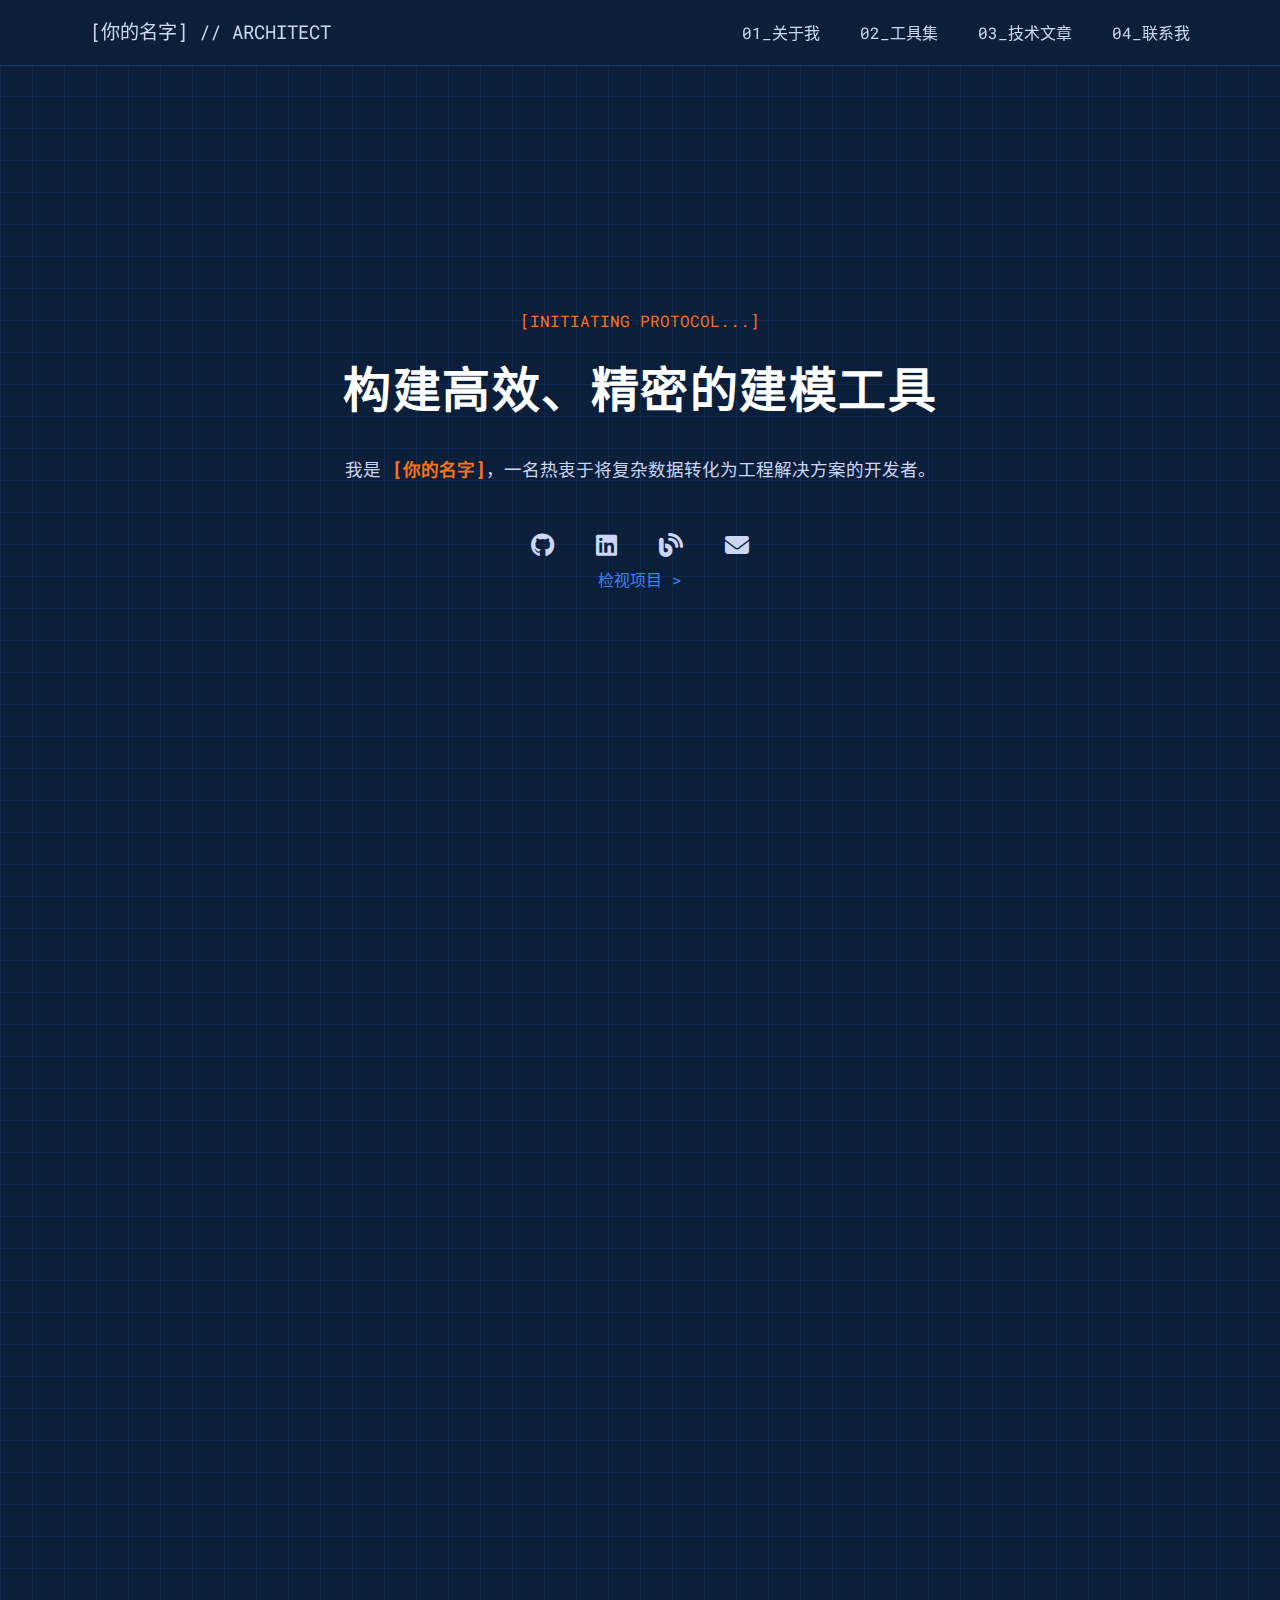
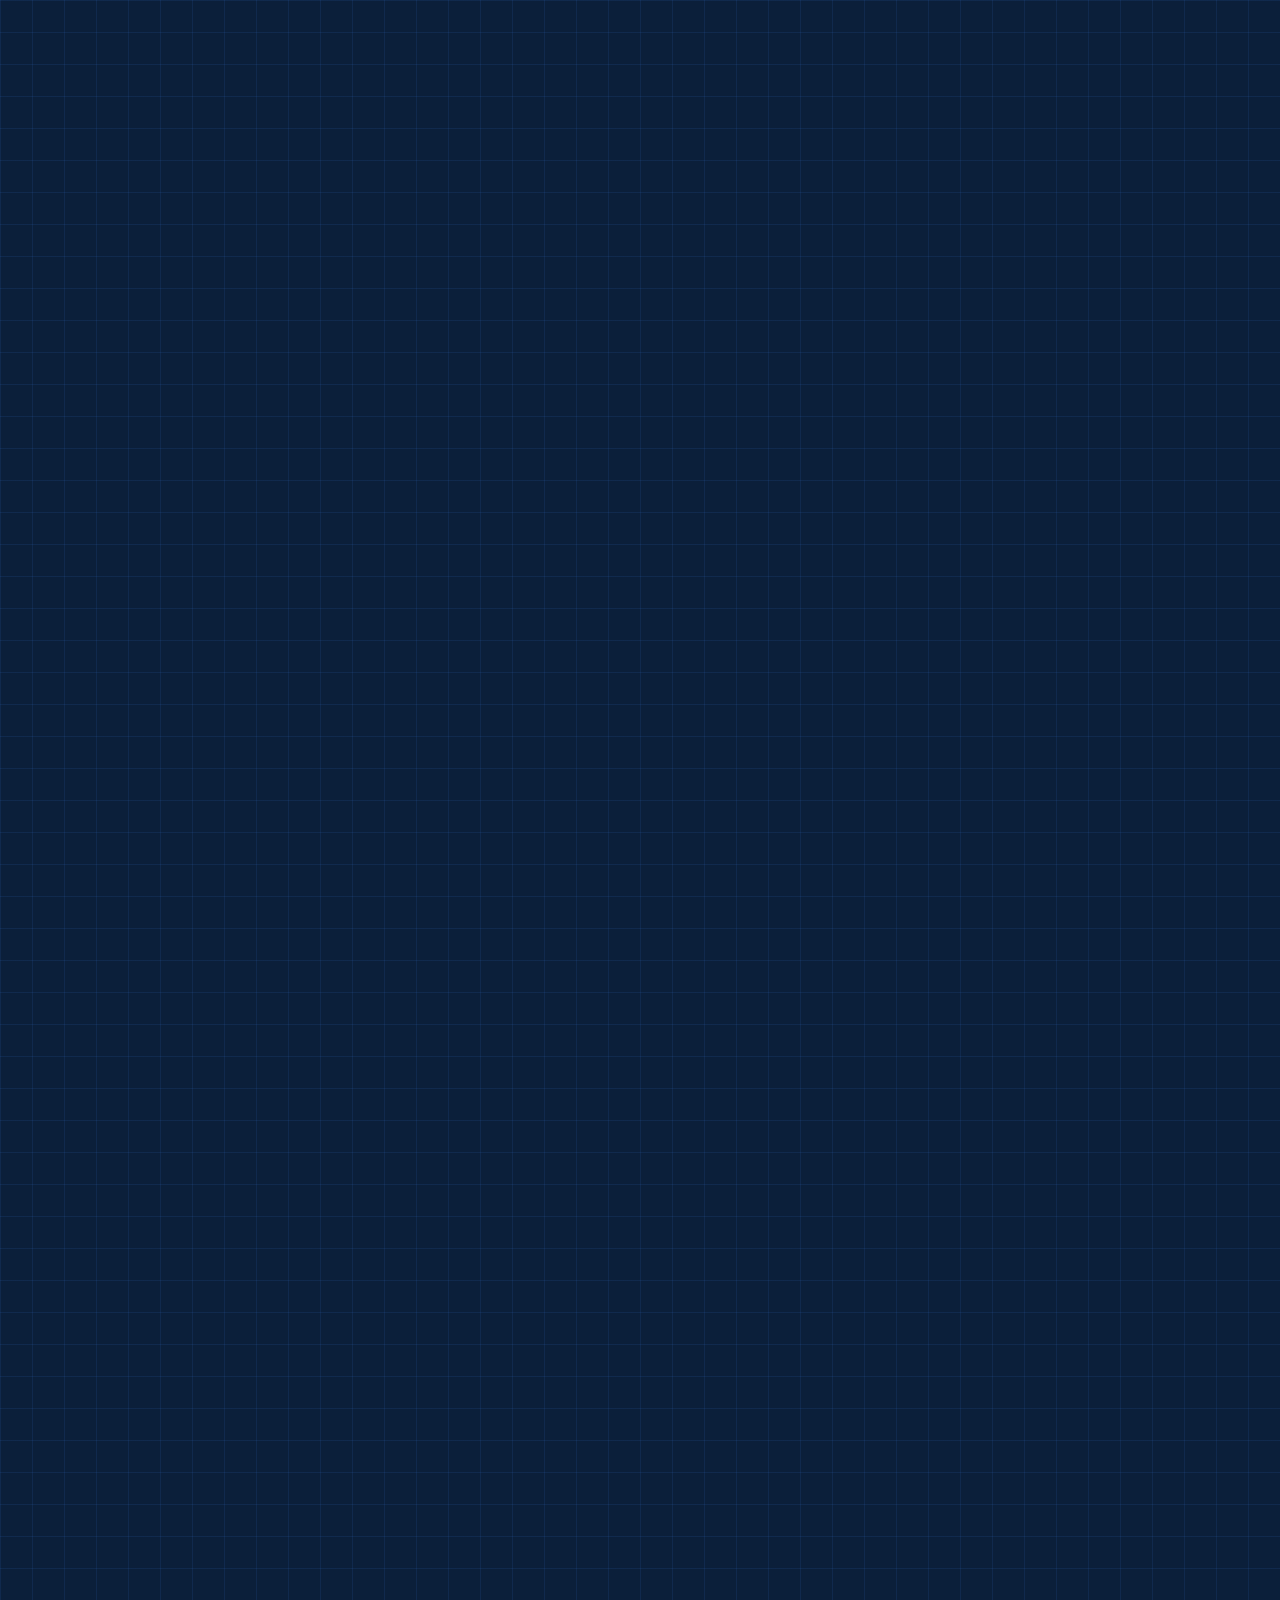
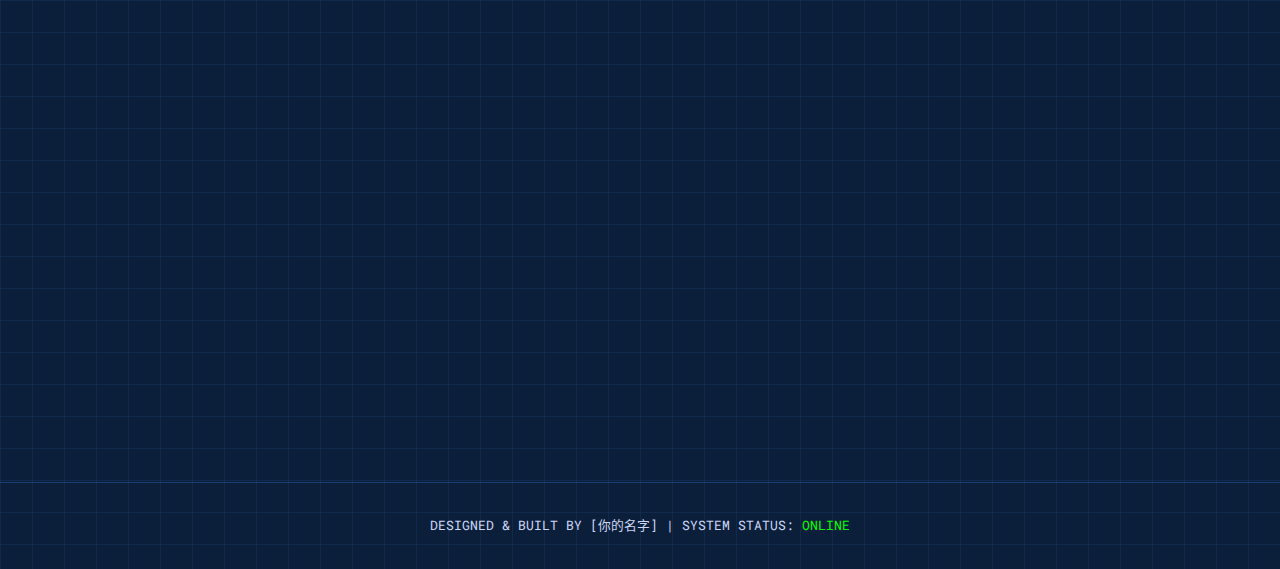
<file: docs/index.html>
<!DOCTYPE html>
<html lang="zh-CN">
<head>
    <meta charset="UTF-8">
    <meta name="viewport" content="width=device-width, initial-scale=1.0">
    <title>[你的名字] - 技术蓝图</title>
    
    <link rel="stylesheet" href="style.css">
    
    <link rel="preconnect" href="https://fonts.googleapis.com">
    <link rel="preconnect" href="https://fonts.gstatic.com" crossorigin>
    <link href="https://fonts.googleapis.com/css2?family=Montserrat:wght@700&family=Roboto+Mono:wght@400;700&display=swap" rel="stylesheet">
    
    <link rel="stylesheet" href="https://cdnjs.cloudflare.com/ajax/libs/font-awesome/6.5.2/css/all.min.css">
</head>
<body>

    <header class="navbar">
        <nav>
            <a href="#home" class="nav-logo">[你的名字] // ARCHITECT</a>
            <ul>
                <li><a href="#about">01_关于我</a></li>
                <li><a href="#tools">02_工具集</a></li>
                <li><a href="#blog">03_技术文章</a></li>
                <li><a href="#contact">04_联系我</a></li>
            </ul>
        </nav>
    </header>

    <main>
        <section id="home" class="hero">
            <div class="hero-content">
                <p class="hero-subtitle">[INITIATING PROTOCOL...]</p>
                <h1 class="hero-title">构建高效、精密的建模工具</h1>
                <p class="hero-description">我是 <span class="highlight">[你的名字]</span>，一名热衷于将复杂数据转化为工程解决方案的开发者。</p>
                <div class="social-links">
                    <a href="[你的GitHub链接]" target="_blank" title="GitHub"><i class="fab fa-github"></i></a>
                    <a href="[你的LinkedIn链接]" target="_blank" title="LinkedIn"><i class="fab fa-linkedin"></i></a>
                    <a href="[你的技术博客链接]" target="_blank" title="技术博客"><i class="fas fa-blog"></i></a>
                    <a href="mailto:[你的邮箱地址]" title="Email"><i class="fas fa-envelope"></i></a>
                </div>
                <a href="#tools" class="cta-button">检视项目 &gt;</a>
            </div>
        </section>

        <section id="about" class="container animated-section">
            <h2 class="section-title">01_关于我 / SPECIFICATIONS</h2>
            <div class="about-container">
                <div class="about-text">
                    <h3>// 专业档案</h3>
                    <p>[这里写第一段：介绍你的专业背景、工作经验和主要成就。例如：我是一名拥有X年经验的算法工程师，专注于金融风控领域的模型开发与部署...]</p>
                    <p>[这里写第二段：讲述你对技术的热情，以及为什么你喜欢做这些轻量化工具。例如：我坚信技术应服务于效率，热衷于将复杂的业务逻辑和算法封装成直观、易用的轻量化工具，赋能团队...]</p>
                </div>
                <div class="skills">
                    <h3>// 技术栈</h3>
                    <div class="skills-grid">
                        <div class="skill-item"><span></span>Python</div>
                        <div class="skill-item"><span></span>SQL</div>
                        <div class="skill-item"><span></span>JavaScript</div>
                        <div class="skill-item"><span></span>Pandas & NumPy</div>
                        <div class="skill-item"><span></span>Scikit-learn</div>
                        <div class="skill-item"><span></span>FastAPI</div>
                        <div class="skill-item"><span></span>Docker</div>
                        <div class="skill-item"><span></span>Git</div>
                        </div>
                </div>
            </div>
        </section>

        <section id="tools" class="container animated-section">
            <h2 class="section-title">02_工具集 / PROJECTS</h2>
            <div class="tools-grid">
                <article class="tool-card">
                    <div class="card-header">
                        <span class="card-id">PRJ-001</span>
                        <h3>[工具一名称]</h3>
                    </div>
                    <div class="card-content">
                        <p>[这里是一句话描述，说明这个工具解决了什么核心问题。]</p>
                        <div class="tags">
                            <span>Python</span>
                            <span>Streamlit</span>
                        </div>
                    </div>
                    <div class="card-footer">
                        <a href="[在线演示链接]" target="_blank" class="button">在线演示</a>
                        <a href="[GitHub仓库链接]" target="_blank" class="button-outline">查看源码</a>
                    </div>
                </article>
                <article class="tool-card">
                     <div class="card-header">
                        <span class="card-id">PRJ-002</span>
                        <h3>[工具二名称]</h3>
                    </div>
                    <div class="card-content">
                        <p>[这里是一句话描述，说明这个工具解决了什么核心问题。]</p>
                        <div class="tags">
                            <span>FastAPI</span>
                            <span>React</span>
                        </div>
                    </div>
                    <div class="card-footer">
                        <a href="[在线演示链接]" target="_blank" class="button">在线演示</a>
                        <a href="[GitHub仓库链接]" target="_blank" class="button-outline">查看源码</a>
                    </div>
                </article>
                 <article class="tool-card">
                     <div class="card-header">
                        <span class="card-id">PRJ-003</span>
                        <h3>[工具三名称]</h3>
                    </div>
                    <div class="card-content">
                        <p>[这里是一句话描述，说明这个工具解决了什么核心问题。]</p>
                        <div class="tags">
                            <span>Python</span>
                            <span>Scikit-learn</span>
                        </div>
                    </div>
                    <div class="card-footer">
                         <a href="[GitHub仓库链接]" target="_blank" class="button-outline">查看源码</a>
                    </div>
                </article>
            </div>
        </section>
        
        <section id="blog" class="container animated-section">
            <h2 class="section-title">03_技术文章 / DOCUMENTATION</h2>
            <div class="blog-list">
                <a href="[文章链接]" target="_blank" class="blog-post">
                    <span class="blog-meta">[发布日期]</span>
                    <h3 class="blog-title">[文章一标题]</h3>
                    <p class="blog-excerpt">[这里是文章摘要...]</p>
                </a>
                <a href="[文章链接]" target="_blank" class="blog-post">
                    <span class="blog-meta">[发布日期]</span>
                    <h3 class="blog-title">[文章二标题]</h3>
                    <p class="blog-excerpt">[这里是文章摘要...]</p>
                </a>
            </div>
        </section>

        <section id="contact" class="container animated-section">
            <h2 class="section-title">04_联系我 / TRANSMISSION</h2>
            <p class="contact-text">系统待机中，随时准备接收新的指令与合作请求。</p>
            <form action="[你的表单提交处理地址]" method="POST" class="contact-form">
                <input type="text" name="name" placeholder="标识符 (你的名字)" required>
                <input type="email" name="email" placeholder="通讯地址 (你的邮箱)" required>
                <textarea name="message" placeholder="传输内容 (你想说的话...)" rows="5" required></textarea>
                <button type="submit" class="button">发送 &gt;</button>
            </form>
        </section>
    </main>

    <footer class="footer">
        <p>DESIGNED & BUILT BY [你的名字] | SYSTEM STATUS: <span style="color:#00ff00;">ONLINE</span></p>
    </footer>

    <script>
        document.addEventListener('DOMContentLoaded', () => {
            const observer = new IntersectionObserver((entries) => {
                entries.forEach(entry => {
                    if (entry.isIntersecting) {
                        entry.target.classList.add('is-visible');
                    }
                });
            }, {
                threshold: 0.1
            });

            const sections = document.querySelectorAll('.animated-section');
            sections.forEach(section => {
                observer.observe(section);
            });
        });
    </script>

</body>
</html>
</file>
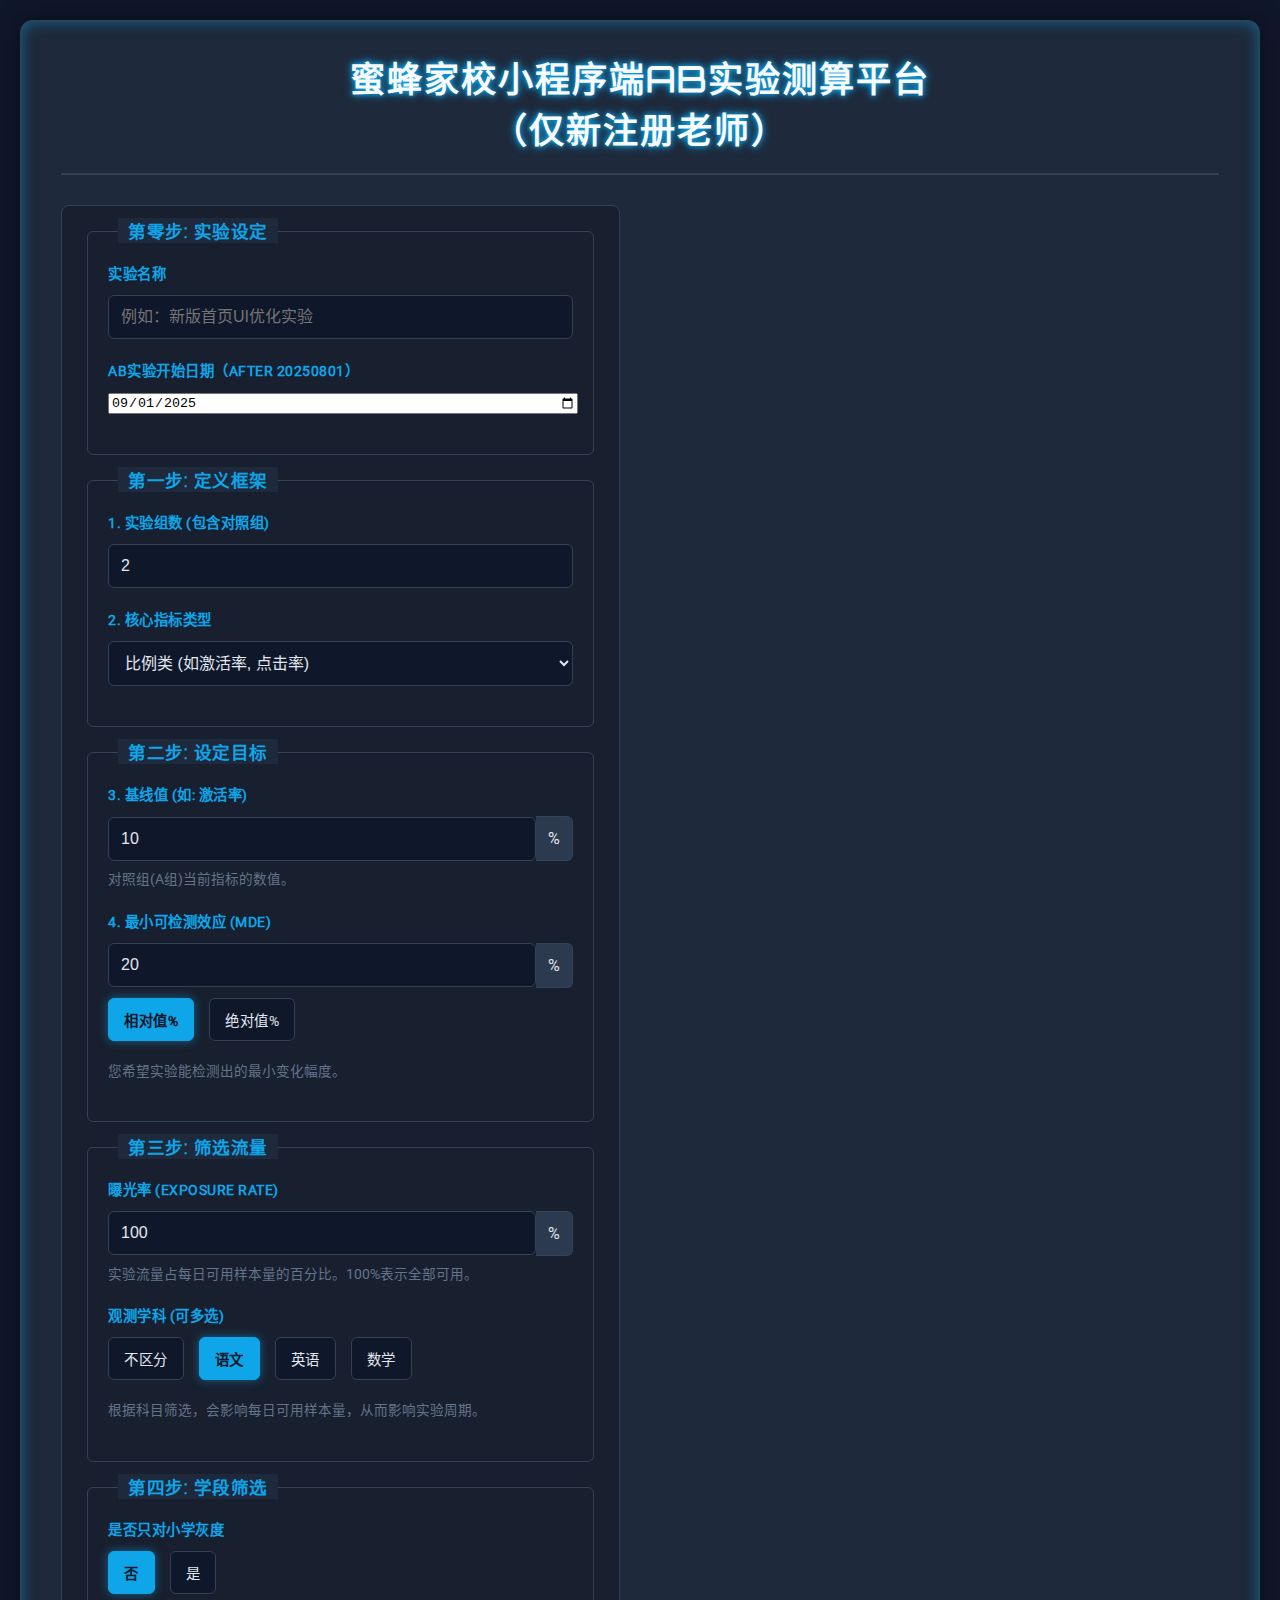
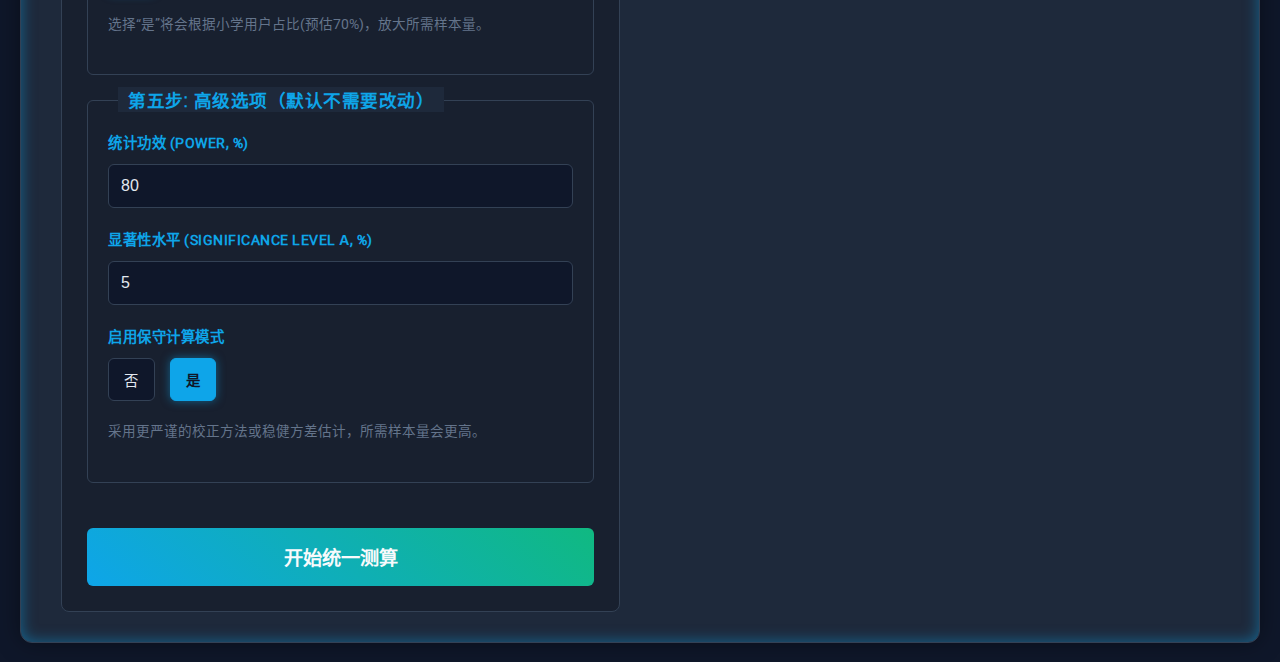
<file: AB实验排期测算_整合版.html>
<!DOCTYPE html>
<html lang="zh-CN">
<head>
    <meta charset="UTF-8">
    <meta name="viewport" content="width=device-width, initial-scale=1.0">
    <title>蜜蜂家校小程序端AB实验统一测算平台</title>
    <style>
        /* @import url('https://fonts.googleapis.com/css2?family=Orbitron:wght@400;700&family=Roboto:wght@300;400;700&display=swap'); */
        /* Orbitron Regular (font-weight: 400) */
        @font-face {
        font-family: 'Orbitron';
        font-style: normal;
        font-weight: 400;
        src: local(''),
            url('./fonts/orbitron-v34-latin-regular.woff2') format('woff2'); /* */
        }

        /* Roboto Regular (font-weight: 400) */
        @font-face {
        font-family: 'Roboto';
        font-style: normal;
        font-weight: 400;
        src: local(''),
            url('./fonts/roboto-v48-latin-regular.woff2') format('woff2'); /* */
        }
        :root {
            --bg-color: #0f172a;
            --card-bg-color: #1e293b;
            --primary-color: #0ea5e9;
            --secondary-color: #64748b;
            --text-color: #e2e8f0;
            --title-color: #f8fafc;
            --accent-color: #10b981;
            --danger-color: #ef4444;
            --warning-color: #f59e0b;
            --border-color: #334155;
            --shadow-color: rgba(14, 165, 233, 0.5);
            --font-family-sans: 'Roboto', 'Helvetica Neue', Arial, sans-serif;
            --font-family-tech: 'Orbitron', sans-serif;
        }

        body {
            background-color: var(--bg-color);
            color: var(--text-color);
            font-family: var(--font-family-sans);
            display: flex;
            justify-content: center;
            align-items: flex-start;
            min-height: 100vh;
            margin: 0;
            padding: 20px;
            box-sizing: border-box;
            font-size: 16px;
        }

        .container {
            width: 100%;
            max-width: 1400px;
            background: var(--card-bg-color);
            border-radius: 12px;
            border: 1px solid var(--border-color);
            box-shadow: 0 0 25px rgba(0, 0, 0, 0.4), 0 0 15px var(--shadow-color) inset;
            padding: 30px 40px;
            overflow: hidden;
        }

        .header {
            text-align: center;
            margin-bottom: 30px;
            border-bottom: 2px solid var(--border-color);
            padding-bottom: 20px;
        }

        .header h1 {
            font-family: var(--font-family-tech);
            font-size: 2.2em;
            color: var(--title-color);
            letter-spacing: 2px;
            text-shadow: 0 0 5px var(--primary-color), 0 0 10px var(--primary-color);
            margin: 0;
        }

        .content-wrapper {
            display: grid;
            grid-template-columns: repeat(auto-fit, minmax(420px, 1fr));
            gap: 40px;
        }
        
        .card {
            background: rgba(0,0,0,0.2);
            padding: 25px;
            border-radius: 8px;
            border: 1px solid var(--border-color);
        }

        .input-group {
            margin-bottom: 20px;
        }
        
        .input-group.hidden { display: none; }

        .input-group label, .fieldset-legend {
            display: block;
            margin-bottom: 12px;
            color: var(--primary-color);
            font-weight: bold;
            font-size: 0.9em;
            text-transform: uppercase;
            letter-spacing: 0.5px;
        }

        .fieldset {
            border: 1px solid var(--border-color);
            border-radius: 6px;
            padding: 20px;
            padding-top: 30px;
            margin-bottom: 25px;
            position: relative;
        }

        .fieldset-legend {
            font-family: var(--font-family-tech);
            background: var(--card-bg-color);
            padding: 0 10px;
            margin-left: 10px;
            font-size: 1.1em;
            position: absolute;
            top: -14px;
        }

        .input-wrapper {
            display: flex;
            align-items: center;
        }

        input[type="text"], input[type="number"], select {
            width: 100%;
            padding: 12px;
            background-color: var(--bg-color);
            border: 1px solid var(--border-color);
            border-radius: 6px;
            color: var(--text-color);
            font-size: 1em;
            box-sizing: border-box;
            transition: border-color 0.3s, box-shadow 0.3s;
        }

        .input-wrapper .input-append {
            padding: 12px;
            background-color: #2c3a4f;
            border: 1px solid var(--border-color);
            border-left: none;
            border-radius: 0 6px 6px 0;
            white-space: nowrap;
        }

        input[type="text"]:focus, input[type="number"]:focus, select:focus {
            outline: none;
            border-color: var(--primary-color);
            box-shadow: 0 0 8px var(--shadow-color);
        }

        .radio-group, .checkbox-group {
            display: flex;
            flex-wrap: wrap;
            gap: 15px;
            margin-top: 10px;
        }

        .radio-group label, .checkbox-group label {
            display: flex;
            align-items: center;
            background-color: var(--bg-color);
            padding: 10px 15px;
            border-radius: 6px;
            border: 1px solid var(--border-color);
            cursor: pointer;
            transition: all 0.3s ease;
            color: var(--text-color);
            font-weight: normal;
        }

        .radio-group input[type="radio"], .checkbox-group input[type="checkbox"] {
            display: none;
        }
        
        .checkbox-group input[type="checkbox"]:checked + label,
        .radio-group input[type="radio"]:checked + label {
            background-color: var(--primary-color);
            color: var(--bg-color);
            font-weight: bold;
            border-color: var(--primary-color);
            box-shadow: 0 0 10px var(--shadow-color);
        }
        
        .description {
            font-size: 0.85em;
            color: var(--secondary-color);
            margin-top: 8px;
            line-height: 1.5;
        }

        button {
            width: 100%;
            padding: 15px;
            background: linear-gradient(45deg, var(--primary-color), var(--accent-color));
            border: none;
            border-radius: 6px;
            color: var(--title-color);
            font-size: 1.2em;
            font-weight: bold;
            cursor: pointer;
            transition: transform 0.2s, box-shadow 0.3s;
            margin-top: 20px;
            font-family: var(--font-family-tech);
        }

        button:hover {
            transform: translateY(-2px);
            box-shadow: 0 5px 15px var(--shadow-color);
        }
        
        .right-panel {
            display: flex;
            flex-direction: column;
            gap: 30px;
        }

        .output-card {
            display: none;
            background: radial-gradient(circle, rgba(14, 165, 233, 0.1) 0%, rgba(15, 23, 42, 0) 70%);
        }
        
        .output-card h2, .details-panel h3 {
            color: var(--accent-color);
            text-align: center;
            margin-top: 0;
            margin-bottom: 25px;
            font-family: var(--font-family-tech);
        }
        
        .output-grid {
            display: grid;
            grid-template-columns: 1fr 1fr;
            gap: 15px;
        }

        .output-item {
            background-color: var(--bg-color);
            padding: 15px;
            border-radius: 6px;
            border-left: 4px solid var(--primary-color);
        }
        .output-item.full-width { grid-column: 1 / -1; }

        .output-item-label {
            font-size: 0.8em;
            color: var(--secondary-color);
            text-transform: uppercase;
            margin-bottom: 5px;
        }

        .output-item-value {
            font-size: 1.4em;
            font-weight: bold;
            color: var(--text-color);
        }
        
        .error-message {
            color: var(--danger-color);
            background-color: rgba(239, 68, 68, 0.1);
            border-left: 4px solid var(--danger-color);
            padding: 15px;
            border-radius: 6px;
            text-align: center;
            margin-top: 15px;
            font-weight: bold;
            display: none;
        }
        
        .details-panel { display: none; height: fit-content; }

        .table-container {
            max-height: 500px;
            overflow-y: auto;
            border-radius: 6px;
            border: 1px solid var(--border-color);
        }
        
        .table-container::-webkit-scrollbar { width: 8px; }
        .table-container::-webkit-scrollbar-track { background: var(--bg-color); border-radius: 4px; }
        .table-container::-webkit-scrollbar-thumb { background-color: var(--primary-color); border-radius: 4px; border: 2px solid var(--bg-color); }

        table { width: 100%; border-collapse: collapse; }

        thead th {
            position: sticky;
            top: 0;
            background-color: #1a2436;
            padding: 12px;
            text-align: left;
            color: var(--primary-color);
            font-size: 0.9em;
            font-weight: bold;
        }

        tbody td {
            padding: 10px 12px;
            border-top: 1px solid var(--border-color);
            font-size: 0.95em;
        }

        tbody tr:hover { background-color: rgba(14, 165, 233, 0.1); }
        
        td:last-child { font-weight: bold; color: var(--accent-color); text-align: right; }
        td:nth-child(2), td:nth-child(3) { text-align: right; }
        th:last-child, th:nth-child(2), th:nth-child(3) { text-align: right; }
        
        #result_insights {
            margin-top: 20px;
            padding: 15px;
            background: var(--bg-color);
            border-radius: 6px;
            line-height: 1.6;
        }
        #result_insights .result-warning { color: var(--warning-color); font-weight: bold; }
        
    </style>
</head>
<body>

    <div class="container">
        <div class="header">
            <h1>蜜蜂家校小程序端AB实验测算平台</h1>
            <h1>（仅新注册老师）</h1>
        </div>

        <div class="content-wrapper">
            <div class="left-panel">
                <div class="card input-card">
                    
                    <div class="fieldset">
                        <div class="fieldset-legend">第零步: 实验设定</div>
                        <div class="input-group">
                            <label for="expName">实验名称</label>
                            <input type="text" id="expName" placeholder="例如：新版首页UI优化实验" >
                        </div>
                        <div class="input-group">
                           <label for="startDate">AB实验开始日期（after 20250801）</label>
                           <input type="date" id="startDate" value="2025-09-01" style="width: 100%;">
                        </div>
                    </div>

                    <div class="fieldset">
                        <div class="fieldset-legend">第一步: 定义框架</div>
                         <div class="input-group">
                            <label for="num_variations">1. 实验组数 (包含对照组)</label>
                            <input type="number" id="num_variations" value="2" min="2">
                        </div>
                        <div class="input-group">
                            <label for="metric_type">2. 核心指标类型</label>
                            <select id="metric_type">
                                <option value="proportion" selected>比例类 (如激活率, 点击率)</option>
                                <option value="mean">均值类 (如人均时长, 人均次数)</option>
                            </select>
                        </div>
                    </div>

                    <div class="fieldset">
                        <div class="fieldset-legend">第二步: 设定目标</div>
                        <div class="input-group">
                            <label for="baseline_rate" id="baseline_label">3. 基线值</label>
                            <div class="input-wrapper">
                                <input type="number" id="baseline_rate" value="10">
                                <span id="baseline_unit" class="input-append">%</span>
                            </div>
                            <p class="description">对照组(A组)当前指标的数值。</p>
                        </div>
                        <div class="input-group hidden" id="std_dev_group">
                            <label for="std_dev">3a. 指标标准差 (Standard Deviation)</label>
                            <input type="number" id="std_dev" value="50">
                            <p class="description">仅当指标为均值类时需要。请与BI同学确认该指标的历史标准差。</p>
                        </div>
                        <div class="input-group hidden" id="std_dev_ratio_group">
                            <label for="std_dev_ratio">3b. 组间标准差比率 (最大/最小)</label>
                            <input type="number" id="std_dev_ratio" value="1.5" min="1" max="5" step="0.1">
                            <p class="description">用于Welch ANOVA计算，估计组间标准差的最大差异程度。</p>
                        </div>
                        <div class="input-group">
                            <label for="mde">4. 最小可检测效应 (MDE)</label>
                            <div class="input-wrapper">
                                <input type="number" id="mde" value="20">
                                <span id="mde_unit" class="input-append">%</span>
                            </div>
                            <div class="radio-group" id="mde_type_group">
                                <input type="radio" id="mde_relative" name="mde_type" value="relative" checked> 
                                <label for="mde_relative">相对值%</label>
                                <input type="radio" id="mde_absolute" name="mde_type" value="absolute">
                                <label for="mde_absolute">绝对值</label>
                            </div>
                            <p class="description" id="mde_desc">您希望实验能检测出的最小变化幅度。</p>
                        </div>
                    </div>

                    <div class="fieldset">
                        <div class="fieldset-legend">第三步: 筛选流量</div>
                        <div class="input-group">
                            <label for="exposure_rate">曝光率 (Exposure Rate)</label>
                            <div class="input-wrapper">
                                <input type="number" id="exposure_rate" value="100" min="1" max="100">
                                <span class="input-append">%</span>
                            </div>
                            <p class="description">实验流量占每日可用样本量的百分比。100%表示全部可用。</p>
                        </div>
                        <div class="input-group">
                            <label>观测学科 (可多选)</label>
                            <div class="checkbox-group">
                                <input type="checkbox" id="sub_all" name="subject" value="all"> <label for="sub_all">不区分</label>
                                <input type="checkbox" id="sub_chinese" name="subject" value="chinese" checked> <label for="sub_chinese">语文</label>
                                <input type="checkbox" id="sub_english" name="subject" value="english"> <label for="sub_english">英语</label>
                                <input type="checkbox" id="sub_math" name="subject" value="math"> <label for="sub_math">数学</label>
                            </div>
                             <p class="description">根据科目筛选，会影响每日可用样本量，从而影响实验周期。</p>
                        </div>
                    </div>
                    
                    <div class="fieldset">
                        <div class="fieldset-legend">第四步: 学段筛选</div>
                        <div class="input-group">
                            <label>是否只对小学灰度</label>
                            <div class="radio-group">
                                <input type="radio" id="is_primary_no" name="is_primary" value="no" checked>
                                <label for="is_primary_no">否</label>
                                <input type="radio" id="is_primary_yes" name="is_primary" value="yes">
                                <label for="is_primary_yes">是</label>
                            </div>
                            <p class="description">选择“是”将会根据小学用户占比(预估70%)，放大所需样本量。</p>
                        </div>
                    </div>
                    
                    <div class="fieldset">
                        <div class="fieldset-legend">第五步: 高级选项（默认不需要改动）</div>
                        <div class="input-group">
                            <label for="power">统计功效 (Power, %)</label>
                            <input type="number" id="power" value="80" min="1" max="99.9">
                        </div>
                        <div class="input-group">
                            <label for="alpha">显著性水平 (Significance Level α, %)</label>
                            <input type="number" id="alpha" value="5" min="0.1" max="99">
                        </div>
                         <div class="input-group" id="conservative_mode_group">
                            <label>启用保守计算模式</label>
                             <div class="radio-group">
                                 <input type="radio" id="conservative_no" name="conservative" value="no">
                                 <label for="conservative_no">否</label>
                                 <input type="radio" id="conservative_yes" name="conservative" value="yes" checked>
                                 <label for="conservative_yes">是</label>
                             </div>
                            <p class="description" id="conservative_desc">
                                采用更严谨的校正方法或稳健方差估计，所需样本量会更高。
                            </p>
                        </div>
                    </div>
                    
                    <button id="calculateBtn">开始统一测算</button>
                    <div id="errorMessage" class="error-message"></div>
                </div>
            </div>

            <div class="right-panel">
                 <div class="card output-card" id="outputCard">
                    <h2>核心结论</h2>
                    <div class="output-grid">
                        <div class="output-item full-width">
                            <div class="output-item-label">实验名称</div>
                            <div class="output-item-value" id="outputExpName"></div>
                        </div>
                        <div class="output-item">
                            <div class="output-item-label">每组所需最小样本</div>
                            <div class="output-item-value" id="outputSamplePerGroup"></div>
                        </div>
                        <div class="output-item">
                            <div class="output-item-label">实验所需总样本 (修正后)</div>
                            <div class="output-item-value" id="outputTotalSample"></div>
                        </div>
                        <div class="output-item">
                            <div class="output-item-label">预计实验结束日期</div>
                            <div class="output-item-value" id="outputEndDate"></div>
                        </div>
                        <div class="output-item">
                            <div class="output-item-label">共需实验天数</div>
                            <div class="output-item-value" id="outputDuration"></div>
                        </div>
                        <div class="output-item full-width">
                            <div class="output-item-label">建议检验方法</div>
                            <div class="output-item-value" id="outputTestMethod"></div>
                        </div>
                    </div>
                    <div id="result_insights"></div>
                </div>

                <div class="card details-panel" id="detailsPanel">
                    <h3>排期计算明细</h3>
                    <div class="table-container">
                        <table>
                            <thead>
                                <tr>
                                    <th>日期</th>
                                    <th>当日新增</th>
                                    <th>累计样本</th>
                                    <th>累计进度</th>
                                </tr>
                            </thead>
                            <tbody id="detailsTableBody">
                            </tbody>
                        </table>
                    </div>
                </div>
            </div>
        </div>
    </div>

    <script>
        const dailyData = {
"2025-08-01": {"math": 97, "chinese": 62, "english": 107, "other": 36, "total": 302}, "2025-08-02": {"math": 97, "chinese": 74, "english": 59, "other": 31, "total": 261},
"2025-08-03": {"math": 99, "chinese": 102, "english": 83, "other": 27, "total": 311}, "2025-08-04": {"math": 81, "chinese": 65, "english": 89, "other": 32, "total": 267},
"2025-08-05": {"math": 69, "chinese": 73, "english": 78, "other": 38, "total": 258}, "2025-08-06": {"math": 94, "chinese": 131, "english": 94, "other": 39, "total": 358},
"2025-08-07": {"math": 60, "chinese": 100, "english": 102, "other": 29, "total": 291}, "2025-08-08": {"math": 32, "chinese": 60, "english": 58, "other": 9, "total": 159},
"2025-08-09": {"math": 28, "chinese": 47, "english": 53, "other": 19, "total": 147}, "2025-08-10": {"math": 42, "chinese": 51, "english": 52, "other": 35, "total": 180},
"2025-08-11": {"math": 37, "chinese": 52, "english": 52, "other": 28, "total": 169}, "2025-08-12": {"math": 51, "chinese": 89, "english": 70, "other": 36, "total": 246},
"2025-08-13": {"math": 37, "chinese": 36, "english": 43, "other": 39, "total": 155}, "2025-08-14": {"math": 51, "chinese": 138, "english": 62, "other": 37, "total": 288},
"2025-08-15": {"math": 29, "chinese": 124, "english": 59, "other": 30, "total": 242}, "2025-08-16": {"math": 57, "chinese": 65, "english": 100, "other": 37, "total": 259},
"2025-08-17": {"math": 42, "chinese": 97, "english": 139, "other": 22, "total": 300}, "2025-08-18": {"math": 103, "chinese": 185, "english": 74, "other": 40, "total": 402},
"2025-08-19": {"math": 104, "chinese": 98, "english": 87, "other": 35, "total": 324}, "2025-08-20": {"math": 179, "chinese": 366, "english": 155, "other": 63, "total": 763},
"2025-08-21": {"math": 255, "chinese": 121, "english": 80, "other": 42, "total": 498}, "2025-08-22": {"math": 84, "chinese": 107, "english": 153, "other": 41, "total": 385},
"2025-08-23": {"math": 108, "chinese": 150, "english": 133, "other": 58, "total": 449}, "2025-08-24": {"math": 181, "chinese": 269, "english": 225, "other": 103, "total": 778},
"2025-08-25": {"math": 243, "chinese": 390, "english": 272, "other": 109, "total": 1014}, "2025-08-26": {"math": 402, "chinese": 607, "english": 352, "other": 285, "total": 1646},
"2025-08-27": {"math": 271, "chinese": 993, "english": 335, "other": 160, "total": 1759}, "2025-08-28": {"math": 523, "chinese": 1099, "english": 2910, "other": 388, "total": 4920},
"2025-08-29": {"math": 637, "chinese": 879, "english": 874, "other": 285, "total": 2675}, "2025-08-30": {"math": 594, "chinese": 790, "english": 782, "other": 268, "total": 2434},
"2025-08-31": {"math": 1627, "chinese": 2549, "english": 2421, "other": 678, "total": 7275},
"2025-09-01": {"math": 1064, "chinese": 1607, "english": 1751, "other": 494, "total": 4916}, "2025-09-02": {"math": 671, "chinese": 955, "english": 1138, "other": 299, "total": 3063},
"2025-09-03": {"math": 1453, "chinese": 3672, "english": 1715, "other": 966, "total": 7806}, "2025-09-04": {"math": 829, "chinese": 1297, "english": 1399, "other": 484, "total": 4009},
"2025-09-05": {"math": 590, "chinese": 861, "english": 1114, "other": 370, "total": 2935}, "2025-09-06": {"math": 677, "chinese": 1235, "english": 1578, "other": 356, "total": 3846},
"2025-09-07": {"math": 675, "chinese": 1232, "english": 1577, "other": 356, "total": 3840}, "2025-09-08": {"math": 1082, "chinese": 1938, "english": 2463, "other": 710, "total": 6193},
"2025-09-09": {"math": 1098, "chinese": 1743, "english": 1610, "other": 753, "total": 5204}, "2025-09-10": {"math": 1058, "chinese": 1536, "english": 1338, "other": 620, "total": 4552},
"2025-09-11": {"math": 633, "chinese": 1326, "english": 1041, "other": 447, "total": 3447}, "2025-09-12": {"math": 1092, "chinese": 1527, "english": 1460, "other": 480, "total": 4559},
"2025-09-13": {"math": 708, "chinese": 1026, "english": 1200, "other": 366, "total": 3300}, "2025-09-14": {"math": 845, "chinese": 1161, "english": 1638, "other": 360, "total": 4004},
"2025-09-15": {"math": 699, "chinese": 959, "english": 1526, "other": 431, "total": 3615}, "2025-09-16": {"math": 444, "chinese": 699, "english": 825, "other": 303, "total": 2271},
"2025-09-17": {"math": 377, "chinese": 677, "english": 510, "other": 179, "total": 1743}, "2025-09-18": {"math": 557, "chinese": 2225, "english": 1302, "other": 585, "total": 4669},
"2025-09-19": {"math": 821, "chinese": 1386, "english": 1742, "other": 488, "total": 4437}, "2025-09-20": {"math": 660, "chinese": 1397, "english": 1265, "other": 383, "total": 3705},
"2025-09-21": {"math": 566, "chinese": 1197, "english": 1022, "other": 282, "total": 3067}, "2025-09-22": {"math": 855, "chinese": 1212, "english": 1245, "other": 473, "total": 3785},
"2025-09-23": {"math": 654, "chinese": 1236, "english": 1364, "other": 392, "total": 3646}, "2025-09-24": {"math": 660, "chinese": 1107, "english": 1400, "other": 392, "total": 3559},
"2025-09-25": {"math": 839, "chinese": 1097, "english": 1295, "other": 498, "total": 3729}, "2025-09-26": {"math": 879, "chinese": 1859, "english": 1433, "other": 503, "total": 4674},
"2025-09-27": {"math": 687, "chinese": 1799, "english": 1511, "other": 455, "total": 4452}, "2025-09-28": {"math": 920, "chinese": 3018, "english": 1550, "other": 618, "total": 6106},
"2025-09-29": {"math": 911, "chinese": 1854, "english": 1242, "other": 597, "total": 4604}, "2025-09-30": {"math": 935, "chinese": 1170, "english": 1235, "other": 465, "total": 3805}
};

        // --- UIElement References ---
        const calculateBtn = document.getElementById('calculateBtn');
        const errorMessage = document.getElementById('errorMessage');
        const outputCard = document.getElementById('outputCard');
        const detailsPanel = document.getElementById('detailsPanel');
        const detailsTableBody = document.getElementById('detailsTableBody');

        // --- Statistical Helper Functions ---
        function inv_normal_cdf(p) {
            if (p <= 0 || p >= 1) return NaN;
            if (p < 0.5) return -inv_normal_cdf(1 - p);
            const a1=-39.69683028665376,a2=220.9460984245205,a3=-275.9285104469687,
                  a4=138.357751867269,a5=-30.66479806614716,a6=2.506628277459239;
            const b1=-54.47609879822406,b2=161.5858368580409,b3=-155.6989798598866,
                  b4=66.80131188771972,b5=-13.28068155288572;
            let q = p - 0.5; let r = q * q;
            let num = (((((a1*r+a2)*r+a3)*r+a4)*r+a5)*r+a6)*q;
            let den = (((((b1*r+b2)*r+b3)*r+b4)*r+b5)*r+1);
            return num / den;
        }

        function inv_t_cdf(p, df) {
            if (p <= 0 || p >= 1 || df <= 0) return NaN;
            const t = inv_normal_cdf(p);
            if (df === Infinity) return t;
            let g1 = (t**3 + t) / 4;
            let g2 = (5*t**5 + 16*t**3 + 3*t) / 96;
            let g3 = (3*t**7 + 19*t**5 + 17*t**3 - 15*t) / 384;
            let g4 = (79*t**9 + 776*t**7 + 1482*t**5 - 1920*t**3 - 945*t) / 92160;
            return t + (g1 / df) + (g2 / df**2) + (g3 / df**3) + (g4 / df**4);
        }
        
        function calculateYatesCorrectedSampleSize(z_alpha, z_beta, p1, p2, maxIterations = 100, tolerance = 0.1) {
            const effectSizeAbs = Math.abs(p2 - p1);
            const var1 = p1 * (1 - p1);
            const var2 = p2 * (1 - p2);
            let n = ((z_alpha * Math.sqrt(2 * ((var1 + var2) / 2))) + (z_beta * Math.sqrt(var1 + var2)))**2 / (effectSizeAbs**2);
            for (let i = 0; i < maxIterations; i++) {
                const yatesEffectSize = effectSizeAbs - 1 / (2 * n);
                if (yatesEffectSize <= 0) return n * 2;
                const newN = ((z_alpha * Math.sqrt(2 * ((var1 + var2) / 2))) + (z_beta * Math.sqrt(var1 + var2)))**2 / (yatesEffectSize**2);
                if (Math.abs(newN - n) < tolerance) return newN;
                n = newN;
            }
            return n;
        }
        
        function calculateWelchANOVASampleSize(z_alpha, z_beta, m1, m2, stdDev, stdDevRatio, numGroups) {
            const welchFactor = 1 + (stdDevRatio**2 - 1) / numGroups;
            const effectSize = Math.abs(m2 - m1);
            const n0 = 2 * (stdDev**2) * ((z_alpha + z_beta)**2) / (effectSize**2);
            return n0 * welchFactor;
        }
        
        function calculateSampleSize() {
            const getNumericInput = (id, min = -Infinity, max = Infinity, isInt = false) => {
                const el = document.getElementById(id);
                if (!el) return null;
                const val = isInt ? parseInt(el.value) : parseFloat(el.value);
                if (isNaN(val) || val < min || val > max) return null;
                return val;
            };

            const numVariations = getNumericInput('num_variations', 2, Infinity, true);
            const power = getNumericInput('power', 0.1, 99.9) / 100;
            const alpha = getNumericInput('alpha', 0.1, 99.9) / 100;
            
            if ([numVariations, power, alpha].includes(null)) {
                return { error: "错误：请检查'实验组数'、'统计功效'或'显著性水平'的输入是否为有效数字且在合理范围内。" };
            }

            const metricType = document.getElementById('metric_type').value;
            const isConservative = document.querySelector('input[name="conservative"]:checked').value === 'yes';
            const stdDevRatio = getNumericInput('std_dev_ratio', 1, 5) || 1.5;
            
            let samplePerGroup = 0;
            let insights = [];
            let testMethod = "";
            let calculationMode = "标准模式";

            const z_alpha_base = inv_normal_cdf(1 - alpha / 2);
            const z_beta = inv_normal_cdf(power);

            if (numVariations === 2) {
                if (metricType === 'proportion') {
                    testMethod = "双比例Z检验 (Z-test)";
                    const baselineRate = getNumericInput('baseline_rate', 0, 100) / 100;
                    const mde = getNumericInput('mde', 0) / 100;
                    if (baselineRate === null || mde === null) return { error: "错误：基线值和MDE必须是有效的数字。" };
                    
                    const mdeType = document.querySelector('input[name="mde_type"]:checked').value;
                    const effectSizeAbs = mdeType === 'relative' ? baselineRate * mde : mde;
                    const p1 = baselineRate; const p2 = p1 + effectSizeAbs;

                    if (p1 < 0 || p1 > 1 || p2 < 0 || p2 > 1 || effectSizeAbs === 0) return { error: "比例类指标：基线或预期值需在0-100%之间，且MDE不能为0。" };
                    const var1 = p1 * (1 - p1); const var2 = p2 * (1 - p2);
                    
                    if (isConservative) {
                        calculationMode = "保守模式 (Yates校正)";
                        samplePerGroup = calculateYatesCorrectedSampleSize(z_alpha_base, z_beta, p1, p2);
                    } else {
                        samplePerGroup = ((z_alpha_base * Math.sqrt(2 * ((var1 + var2) / 2))) + (z_beta * Math.sqrt(var1 + var2)))**2 / (effectSizeAbs**2);
                    }
                } else { // Mean type
                    testMethod = "双样本t检验 (t-test)";
                    const stdDev = getNumericInput('std_dev', 0.0001);
                    const mde = getNumericInput('mde', 0.0001);
                    if (stdDev === null || mde === null) return { error: "错误：均值类指标的基线值, 标准差和MDE必须是有效的数字。" };

                    const n0 = 2 * (stdDev**2) * ((z_alpha_base + z_beta)**2) / (mde**2);
                    const df = 2 * n0 - 2;
                    const t_alpha = inv_t_cdf(1 - alpha / 2, df);
                    const t_beta = inv_t_cdf(power, df);

                    if (isConservative) {
                        calculationMode = "保守模式 (HC4稳健方差)";
                        samplePerGroup = 2 * (stdDev**2) * ((t_alpha + t_beta)**2) / (mde**2) * 1.15;
                        insights.push('提示：已应用HC4稳健方差估计，适用于可能存在异常值的数据。');
                    } else {
                        calculationMode = "标准模式 (t分布)";
                        samplePerGroup = 2 * (stdDev**2) * ((t_alpha + t_beta)**2) / (mde**2);
                        insights.push('提示：均值类指标已采用更精确的t分布进行计算。');
                    }
                }
            } else { // ANOVA for multiple groups
                const numComparisons = numVariations - 1;
                const bonferroni_alpha = alpha / numComparisons;
                const z_alpha_corrected = inv_normal_cdf(1 - bonferroni_alpha / 2);

                if (metricType === 'proportion') {
                     const baselineRate = getNumericInput('baseline_rate', 0, 100) / 100;
                     const mde = getNumericInput('mde', 0) / 100;
                     if (baselineRate === null || mde === null) return { error: "错误：基线值和MDE必须是有效的数字。" };

                     const mdeType = document.querySelector('input[name="mde_type"]:checked').value;
                     const effectSizeAbs = mdeType === 'relative' ? baselineRate * mde : mde;
                     const p1 = baselineRate; const p2 = p1 + effectSizeAbs;

                     if (p1 < 0 || p1 > 1 || p2 < 0 || p2 > 1 || effectSizeAbs === 0) return { error: "比例类指标：基线或预期值需在0-100%之间，且MDE不能为0。" };
                     
                     const varianceHomogeneity = Math.abs(p1 - p2) <= 0.15;
                     if (!varianceHomogeneity) {
                        testMethod = "Welch ANOVA (方差不齐)";
                        insights.push('<span class="result-warning">方差齐性警告：组间差异较大，已自动采用Welch ANOVA计算。</span>');
                     } else {
                        testMethod = "方差分析 (ANOVA) - 近似计算";
                     }

                     if (isConservative) {
                        calculationMode = "保守模式 (反正弦变换)";
                        const y1 = Math.asin(Math.sqrt(p1)); const y2 = Math.asin(Math.sqrt(p2));
                        const effectSizeTransformed = Math.abs(y2 - y1);
                        const stdDevTransformed = 0.5;
                        const n0_trans = 2 * (stdDevTransformed**2) * ((z_alpha_corrected + z_beta)**2) / (effectSizeTransformed**2);
                        const df_trans = 2 * n0_trans - 2;
                        const t_alpha_trans = inv_t_cdf(1 - bonferroni_alpha / 2, df_trans);
                        const t_beta_trans = inv_t_cdf(power, df_trans);
                        samplePerGroup = 2 * (stdDevTransformed**2) * ((t_alpha_trans + t_beta_trans)**2) / (effectSizeTransformed**2);
                     } else {
                        calculationMode = "标准模式 (Bonferroni校正)";
                        const var1 = p1 * (1 - p1); const var2 = p2 * (1 - p2);
                        if (!varianceHomogeneity) {
                            samplePerGroup = calculateWelchANOVASampleSize(z_alpha_corrected, z_beta, p1, p2, Math.sqrt(var1), stdDevRatio, numVariations);
                        } else {
                            samplePerGroup = ((z_alpha_corrected * Math.sqrt(2 * ((var1 + var2) / 2))) + (z_beta * Math.sqrt(var1 + var2)))**2 / (effectSizeAbs**2);
                        }
                     }
                } else { // Mean type
                     const stdDev = getNumericInput('std_dev', 0.0001);
                     const mde = getNumericInput('mde', 0.0001);
                     if (stdDev === null || mde === null) return { error: "错误：均值类指标的基线值, 标准差和MDE必须是有效的数字。" };

                     const n0 = 2 * (stdDev**2) * ((z_alpha_corrected + z_beta)**2) / (mde**2);
                     const df = 2 * n0 - 2;
                     const t_alpha_corrected = inv_t_cdf(1 - bonferroni_alpha / 2, df);
                     const t_beta = inv_t_cdf(power, df);
                     
                     const varianceHomogeneity = stdDevRatio <= 1.5;
                     if (!varianceHomogeneity) {
                        testMethod = "Welch ANOVA (方差不齐)";
                        insights.push('<span class="result-warning">方差齐性警告：组间标准差差异较大，已自动采用Welch ANOVA计算。</span>');
                        samplePerGroup = calculateWelchANOVASampleSize(z_alpha_corrected, z_beta, 0, mde, stdDev, stdDevRatio, numVariations);
                     } else {
                        testMethod = "方差分析 (ANOVA) - 近似计算";
                        if (isConservative) {
                            calculationMode = "保守模式 (HC4稳健方差)";
                            samplePerGroup = 2 * (stdDev**2) * ((t_alpha_corrected + t_beta)**2) / (mde**2) * 1.2;
                            insights.push('提示：已应用HC4稳健方差估计，适用于可能存在异常值的数据。');
                        } else {
                            calculationMode = "标准模式 (t分布 + Bonferroni校正)";
                            samplePerGroup = 2 * (stdDev**2) * ((t_alpha_corrected + t_beta)**2) / (mde**2);
                        }
                     }
                }
            }
            
            const numComparisonsTotal = numVariations * (numVariations - 1) / 2;
            if (numVariations > 2) {
                 const bonferroniAlphaFull = (alpha / numComparisonsTotal).toFixed(4);
                 insights.push(`提示：多组实验的分析将采用更严格的显著性标准 (Bonferroni校正后p-value需 &lt; ${bonferroniAlphaFull})。`);
            }

            samplePerGroup = Math.ceil(samplePerGroup);
            const totalSample = samplePerGroup * numVariations;

            return { samplePerGroup, totalSample, testMethod, calculationMode, insights };
        }


        // --- Main Calculation Event Listener ---
        calculateBtn.addEventListener('click', () => {
            // Reset UI
            errorMessage.style.display = 'none';
            outputCard.style.display = 'none';
            detailsPanel.style.display = 'none';
            detailsTableBody.innerHTML = '';

            // --- STEP 1: Calculate Required Sample Size ---
            const sampleSizeResult = calculateSampleSize();
            if (sampleSizeResult.error) {
                errorMessage.textContent = sampleSizeResult.error;
                errorMessage.style.display = 'block';
                return;
            }
            
            let { samplePerGroup, totalSample, testMethod, calculationMode, insights } = sampleSizeResult;

            // --- STEP 2: Get UI Inputs & Apply Filters ---
            const expName = document.getElementById('expName').value;
            const startDateStr = document.getElementById('startDate').value;
            const selectedSubjects = Array.from(document.querySelectorAll('input[name="subject"]:checked')).map(cb => cb.value);
            const isPrimaryOnly = document.querySelector('input[name="is_primary"]:checked').value === 'yes';
            // ##### NEW CODE START #####
            const exposureRate = parseFloat(document.getElementById('exposure_rate').value);
            // ##### NEW CODE END #####


            if (!expName || !startDateStr) {
                errorMessage.textContent = '错误：实验名称和开始日期为必填项。';
                errorMessage.style.display = 'block';
                return;
            }
            if (selectedSubjects.length === 0) {
                 errorMessage.textContent = '错误：请至少选择一个观测学科。';
                 errorMessage.style.display = 'block';
                 return;
            }
            // ##### NEW CODE START #####
            if (isNaN(exposureRate) || exposureRate <= 0 || exposureRate > 100) {
                errorMessage.textContent = '错误：曝光率必须是 1 到 100 之间的有效数字。';
                errorMessage.style.display = 'block';
                return;
            }
            // ##### NEW CODE END #####
            if (totalSample <= 0 || !isFinite(totalSample)) {
                 errorMessage.textContent = '无法计算所需样本量，请检查输入参数是否合理（如MDE不能为0）。';
                 errorMessage.style.display = 'block';
                 return;
            }
            
            // Apply filters
            // ##### MODIFIED LOGIC START #####
            let sampleAfterPrimaryFilter = totalSample;
            if (isPrimaryOnly) {
                sampleAfterPrimaryFilter = Math.ceil(totalSample / 0.70);
            }
            
            const finalSample = Math.ceil(sampleAfterPrimaryFilter / (exposureRate / 100));
            // ##### MODIFIED LOGIC END #####


            // --- STEP 3: Calculate Schedule for each selected subject ---
            const startDate = new Date(startDateStr);
            const dataEndDate = new Date("2025-09-30");
            
            if (startDate > dataEndDate) {
                errorMessage.textContent = '错误：开始日期不能晚于 2025-09-30。';
                errorMessage.style.display = 'block';
                return;
            }

            let resultsBySubject = [];
            let allCalcsPossible = true;
            
            for (const subject of selectedSubjects) {
                let accumulatedUsers = 0;
                let days = 0;
                let currentDate = new Date(startDate);
                let endDate = null;
                let dailyBreakdown = [];

                while (accumulatedUsers < finalSample) {
                    const dateKey = currentDate.toISOString().split('T')[0];
                    const dayData = dailyData[dateKey];
                    
                    if (!dayData) {
                        endDate = null; // Data ran out
                        break;
                    }

                    let dailyIncrease = 0;
                    switch (subject) {
                        case 'all': dailyIncrease = dayData.total; break;
                        case 'chinese': dailyIncrease = dayData.chinese; break;
                        case 'english': dailyIncrease = dayData.english; break;
                        case 'math': dailyIncrease = dayData.math; break;
                        case 'ce': dailyIncrease = dayData.chinese + dayData.english; break;
                    }
                    
                    accumulatedUsers += dailyIncrease;
                    days++;

                    dailyBreakdown.push({
                        date: dateKey,
                        increase: dailyIncrease,
                        cumulative: accumulatedUsers,
                        progress: (accumulatedUsers / finalSample * 100)
                    });
                    
                    if (accumulatedUsers >= finalSample) {
                        endDate = new Date(currentDate);
                        break;
                    }
                    
                    currentDate.setDate(currentDate.getDate() + 1);
                }
                
                if (endDate) {
                    resultsBySubject.push({ subject, days, endDate, dailyBreakdown, finalAccumulation: accumulatedUsers });
                } else {
                    allCalcsPossible = false;
                    resultsBySubject.push({ subject, days: Infinity, endDate: null, dailyBreakdown, finalAccumulation: accumulatedUsers });
                }
            }
            
            // --- STEP 4: Determine Final Result and Display ---
            if (resultsBySubject.length > 0 && allCalcsPossible) {
                const finalResult = resultsBySubject.reduce((max, current) => (current.days > max.days) ? current : max, resultsBySubject[0]);

                // Display summary card
                document.getElementById('outputExpName').textContent = expName;
                document.getElementById('outputSamplePerGroup').textContent = samplePerGroup.toLocaleString();
                document.getElementById('outputTotalSample').textContent = finalSample.toLocaleString();
                document.getElementById('outputEndDate').textContent = finalResult.endDate.toLocaleDateString('zh-CN');
                document.getElementById('outputDuration').textContent = `${finalResult.days} 天`;
                document.getElementById('outputTestMethod').textContent = testMethod;

                if (finalResult.days > 60) {
                     insights.push(`<span class="result-warning">周期过长警告：预估周期超过60天风险极高，强烈建议调整实验设计（如放宽MDE或扩大流量）。</span>`);
                } else {
                     insights.push('实验时长在合理范围内，可按此规划排期。');
                }
                
                // ##### MODIFIED LOGIC START #####
                if (isPrimaryOnly) {
                    insights.push(`<b>小学灰度说明</b>: 已根据小学用户占比修正样本量 (原总样本 ${totalSample.toLocaleString()} -> ${sampleAfterPrimaryFilter.toLocaleString()})。`);
                }
                if (exposureRate < 100) {
                    insights.push(`<b>曝光率说明</b>: 您设置了 ${exposureRate}% 的曝光率，因此所需覆盖的总用户量已从 ${sampleAfterPrimaryFilter.toLocaleString()} 修正为 ${finalSample.toLocaleString()}。`);
                }
                 // ##### MODIFIED LOGIC END #####

                if (selectedSubjects.length > 1) {
                    const subjectNames = {"all":"不区分", "chinese":"语文", "english":"英语", "math":"数学", "ce":"语文+英语"};
                    insights.push(`<b>多学科计算说明</b>: 您选择了 ${selectedSubjects.length} 个观测学科。为确保所有学科均达到所需样本量，系统已分别计算，并采用耗时最长的【${subjectNames[finalResult.subject]}】学科（${finalResult.days}天）作为最终排期建议。`);
                }
                document.getElementById('result_insights').innerHTML = insights.join('<hr style="border-color: var(--border-color); margin: 10px 0;">');

                outputCard.style.display = 'block';

                // Display details table
                finalResult.dailyBreakdown.forEach(day => {
                    const row = document.createElement('tr');
                    const progressPercent = Math.min(day.progress, 100).toFixed(2);
                    row.innerHTML = `
                        <td>${day.date}</td>
                        <td>${day.increase.toLocaleString()}</td>
                        <td>${day.cumulative.toLocaleString()}</td>
                        <td>${progressPercent}%</td>
                    `;
                    detailsTableBody.appendChild(row);
                });
                detailsPanel.style.display = 'block';

            } else {
                 const failedSubject = resultsBySubject.find(r => r.days === Infinity);
                 errorMessage.innerHTML = `计算失败：根据当前预测数据，【${failedSubject.subject}】学科到 2025-09-30 仍无法攒够所需的 <strong>${finalSample.toLocaleString()}</strong> 样本量。<br>届时该学科累计样本量仅为 <strong>${failedSubject.finalAccumulation.toLocaleString()}</strong>。`;
                 errorMessage.style.display = 'block';
            }
        });

        // --- UI Update Handlers ---
        function setupEventListeners() {
            const allInputs = document.querySelectorAll('input, select');
            allInputs.forEach(input => {
                input.addEventListener('change', handleUiChanges);
            });
        }
        
        function handleUiChanges() {
            const metricType = document.getElementById('metric_type').value;
            const numVariations = parseInt(document.getElementById('num_variations').value) || 2;
            const isProportion = metricType === 'proportion';
            const isMultipleGroups = numVariations > 2;
            
            document.getElementById('std_dev_group').classList.toggle('hidden', isProportion);
            document.getElementById('mde_type_group').classList.toggle('hidden', !isProportion);
            document.getElementById('std_dev_ratio_group').classList.toggle('hidden', !isMultipleGroups);
            
            const baselineLabel = document.getElementById('baseline_label');
            const baselineUnit = document.getElementById('baseline_unit');
            const mdeUnit = document.getElementById('mde_unit');
            const mdeTypeRadios = document.querySelectorAll('input[name="mde_type"]');

            if (isProportion) {
                baselineLabel.textContent = "3. 基线值 (如: 激活率)";
                baselineUnit.textContent = "%";
                mdeUnit.textContent = "%";
                document.getElementById('mde_absolute').nextElementSibling.textContent = '绝对值%';
                mdeTypeRadios.forEach(r => r.disabled = false);
            } else {
                baselineLabel.textContent = "3. 基线值 (如: 人均时长)";
                baselineUnit.textContent = "值";
                mdeUnit.textContent = "值";
                document.getElementById('mde_absolute').checked = true;
                document.getElementById('mde_absolute').nextElementSibling.textContent = '绝对值';
                mdeTypeRadios.forEach(r => r.disabled = true);
            }
        }
        
        document.addEventListener('DOMContentLoaded', function() {
            setupEventListeners();
            handleUiChanges();
        });

    </script>
</body>
</html>
</file>
<file: docs/style.css>
/* ========== 蓝图构造风格 (Blueprint Schematic Style) ========== */

/* ========== 1. 全局与变量定义 ========== */
:root {
    --bg-color: #0b1f3a;         /* 深海军蓝背景 */
    --primary-color: #3b82f6;     /* 蓝图蓝 */
    --accent-color: #f97316;      /* 高亮橙 */
    --text-color: #cdd6f4;       /* 蓝白色文字 */
    --heading-color: #ffffff;    /* 纯白标题 */
    --border-color: rgba(59, 130, 246, 0.3); /* 边框蓝 (半透明) */
    --surface-color: rgba(17, 37, 68, 0.8); /* 表面蓝 (用于卡片背景) */
    
    --font-heading: 'Montserrat', sans-serif;
    --font-body: 'Roboto Mono', monospace;
}

/* ========== 2. 基本重置和全局设置 ========== */
* {
    margin: 0;
    padding: 0;
    box-sizing: border-box;
}

html {
    scroll-behavior: smooth;
}

body {
    font-family: var(--font-body);
    background-color: var(--bg-color);
    color: var(--text-color);
    line-height: 1.7;
    /* 关键: 创建蓝图网格背景 */
    background-image: 
        linear-gradient(rgba(59, 130, 246, 0.1) 1px, transparent 1px),
        linear-gradient(90deg, rgba(59, 130, 246, 0.1) 1px, transparent 1px);
    background-size: 2rem 2rem;
}

/* ========== 3. 通用组件 ========== */
.container {
    max-width: 1100px;
    margin: 0 auto;
    padding: 6rem 2rem;
    border-left: 1px solid var(--border-color);
    border-right: 1px solid var(--border-color);
    position: relative;
}

h1, h2, h3, h4, h5, h6 {
    font-family: var(--font-heading);
    color: var(--heading-color);
    text-transform: uppercase;
    letter-spacing: 1.5px;
}

.section-title {
    font-size: 2rem;
    text-align: center;
    margin-bottom: 4rem;
    position: relative;
    padding-bottom: 1rem;
}
/* 标题下的装饰线 */
.section-title::after {
    content: '';
    position: absolute;
    bottom: 0;
    left: 50%;
    transform: translateX(-50%);
    width: 80px;
    height: 2px;
    background-color: var(--primary-color);
}

a {
    color: var(--primary-color);
    text-decoration: none;
    transition: all 0.3s ease;
}

.button, .button-outline {
    font-family: var(--font-body);
    text-transform: uppercase;
    letter-spacing: 1px;
    border: 2px solid var(--primary-color);
    padding: 0.75rem 1.5rem;
    display: inline-block;
    text-align: center;
    transition: all 0.3s ease;
    cursor: pointer;
}

.button {
    background-color: var(--primary-color);
    color: var(--heading-color);
}
.button:hover {
    background-color: var(--accent-color);
    border-color: var(--accent-color);
    box-shadow: 0 0 15px var(--accent-color);
}

.button-outline {
    background-color: transparent;
    color: var(--primary-color);
}
.button-outline:hover {
    background-color: var(--primary-color);
    color: var(--heading-color);
}


/* ========== 4. 模块化样式 ========== */

/* -- 导航栏 -- */
.navbar {
    position: fixed;
    width: 100%;
    padding: 1rem 2rem;
    background-color: rgba(11, 31, 58, 0.8);
    backdrop-filter: blur(10px);
    border-bottom: 1px solid var(--border-color);
    z-index: 1000;
}
.navbar nav {
    max-width: 1100px;
    margin: 0 auto;
    display: flex;
    justify-content: space-between;
    align-items: center;
}
.nav-logo {
    font-family: var(--font-heading);
    font-size: 1.2rem;
    color: var(--heading-color);
}
.navbar ul {
    list-style: none;
    display: flex;
    gap: 2.5rem;
}
.navbar a {
    font-family: var(--font-body);
    color: var(--text-color);
}
.navbar a:hover {
    color: var(--accent-color);
}

/* -- 首屏 -- */
.hero {
    height: 100vh;
    display: flex;
    justify-content: center;
    align-items: center;
    text-align: center;
}
.hero-subtitle {
    font-family: var(--font-body);
    color: var(--accent-color);
    margin-bottom: 1rem;
}
.hero-title {
    font-size: 3rem;
    margin-bottom: 1.5rem;
}
.hero-description {
    font-size: 1.1rem;
    max-width: 600px;
    margin: 0 auto 2.5rem auto;
}
.hero-description .highlight {
    color: var(--accent-color);
    font-weight: bold;
}
.social-links a {
    color: var(--text-color);
    font-size: 1.5rem;
    margin: 0 1rem;
}
.social-links a:hover {
    color: var(--accent-color);
    transform: scale(1.2);
}
.cta-button { margin-top: 2.5rem; }

/* -- 关于我 -- */
.about-container {
    display: grid;
    grid-template-columns: 2fr 1fr;
    gap: 3rem;
}
.about-text h3, .skills h3 {
    margin-bottom: 1.5rem;
    color: var(--primary-color);
}
.skills-grid { display: flex; flex-direction: column; gap: 0.75rem; }
.skill-item {
    border: 1px solid var(--border-color);
    padding: 0.5rem 1rem;
    display: flex;
    align-items: center;
    transition: all 0.3s ease;
}
.skill-item:hover {
    border-color: var(--accent-color);
    color: var(--accent-color);
}
.skill-item span { /* 模拟LED指示灯 */
    width: 8px;
    height: 8px;
    background-color: var(--primary-color);
    margin-right: 1rem;
    display: inline-block;
}

/* -- 工具集 -- */
.tools-grid {
    display: grid;
    grid-template-columns: repeat(auto-fit, minmax(320px, 1fr));
    gap: 2rem;
}
.tool-card {
    border: 1px solid var(--border-color);
    background: var(--surface-color);
    padding: 1.5rem;
    display: flex;
    flex-direction: column;
    justify-content: space-between;
    transition: all 0.3s ease;
    position: relative;
}
/* 关键: 卡片的蓝图角标 */
.tool-card::before, .tool-card::after {
    content: '';
    position: absolute;
    width: 20px;
    height: 20px;
    border-color: var(--primary-color);
    border-style: solid;
    transition: all 0.3s ease;
}
.tool-card::before {
    top: -5px; left: -5px;
    border-width: 2px 0 0 2px;
}
.tool-card::after {
    bottom: -5px; right: -5px;
    border-width: 0 2px 2px 0;
}
.tool-card:hover {
    border-color: var(--accent-color);
    box-shadow: 0 0 20px rgba(249, 115, 22, 0.3);
}
.tool-card:hover::before, .tool-card:hover::after {
    border-color: var(--accent-color);
}
.card-header {
    border-bottom: 1px dashed var(--border-color);
    padding-bottom: 1rem;
    margin-bottom: 1rem;
}
.card-header h3 { font-size: 1.25rem; }
.card-id {
    float: right;
    font-size: 0.8rem;
    color: var(--text-color);
}
.card-content p { margin-bottom: 1rem; }
.tags { display: flex; flex-wrap: wrap; gap: 0.5rem; }
.tags span {
    background-color: transparent;
    border: 1px solid var(--primary-color);
    color: var(--primary-color);
    font-size: 0.75rem;
    padding: 0.2rem 0.6rem;
}
.card-footer { margin-top: 1.5rem; display: flex; gap: 1rem; }

/* -- 技术文章 -- */
.blog-list { display: flex; flex-direction: column; gap: 1rem; }
.blog-post {
    display: block;
    border: 1px solid var(--border-color);
    padding: 1.5rem;
}
.blog-post:hover {
    border-color: var(--accent-color);
    background-color: var(--surface-color);
}
.blog-meta { color: var(--text-color); font-size: 0.8rem; margin-bottom: 0.5rem; }
.blog-title { color: var(--heading-color); font-size: 1.25rem; margin-bottom: 0.5rem; }
.blog-excerpt { color: var(--text-color); }

/* -- 联系我 -- */
.contact-text { text-align: center; max-width: 600px; margin: 0 auto 2.5rem auto; }
.contact-form {
    max-width: 700px;
    margin: 0 auto;
    display: flex;
    flex-direction: column;
    gap: 1rem;
}
.contact-form input, .contact-form textarea {
    width: 100%;
    padding: 0.8rem;
    background-color: transparent;
    border: 1px solid var(--border-color);
    color: var(--text-color);
    font-family: var(--font-body);
}
.contact-form input:focus, .contact-form textarea:focus {
    outline: none;
    border-color: var(--accent-color);
    box-shadow: 0 0 10px rgba(249, 115, 22, 0.3);
}

/* -- 页脚 -- */
.footer {
    text-align: center;
    padding: 2rem;
    border-top: 1px solid var(--border-color);
    font-family: var(--font-body);
    font-size: 0.8rem;
}


/* ========== 5. 动画与响应式 ========== */

/* -- 滚动入场动画 -- */
.animated-section {
    opacity: 0;
    transform: translateY(40px);
    transition: opacity 0.8s ease-out, transform 0.8s ease-out;
}
.animated-section.is-visible {
    opacity: 1;
    transform: translateY(0);
}

/* -- 响应式设计 -- */
@media (max-width: 768px) {
    .section-title { font-size: 1.5rem; }
    
    .navbar nav { flex-direction: column; gap: 1rem; }

    .hero-title { font-size: 2.5rem; }
    
    .about-container { grid-template-columns: 1fr; }
}
</file>
